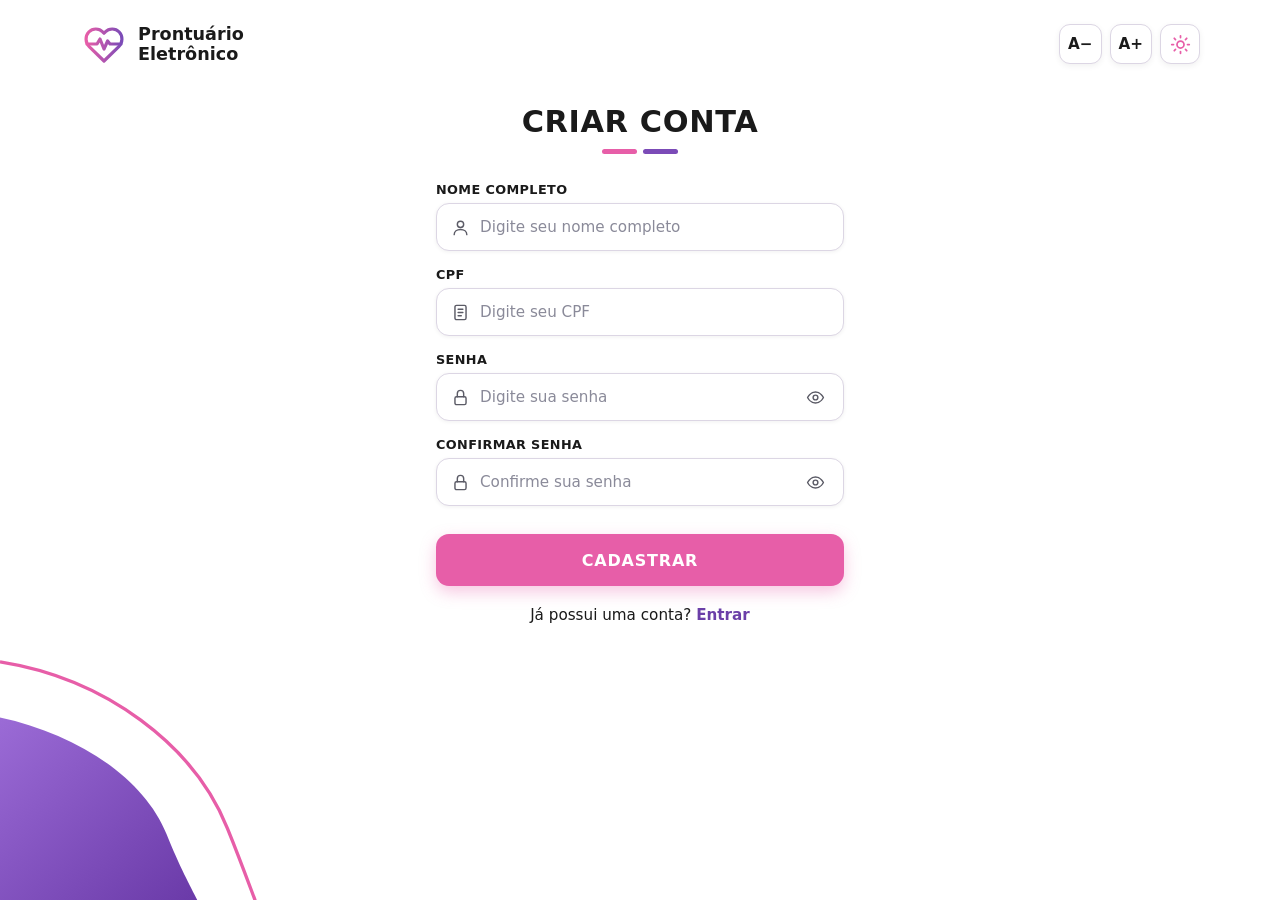
<file: index.html>
<!DOCTYPE html>
<html lang="pt-BR">
<head>
    <meta charset="UTF-8">
    <meta name="viewport" content="width=device-width, initial-scale=1.0">
    <!-- Página de entrada do site: leva direto para a tela de Cadastro -->
    <meta http-equiv="refresh" content="0; url=Cadastro.html">
    <title>Prontuário Eletrônico de Enfermagem</title>
</head>
<body>
    <p>Carregando... <a href="Cadastro.html">Clique aqui se a página de cadastro não abrir.</a></p>
</body>
</html>
</file>
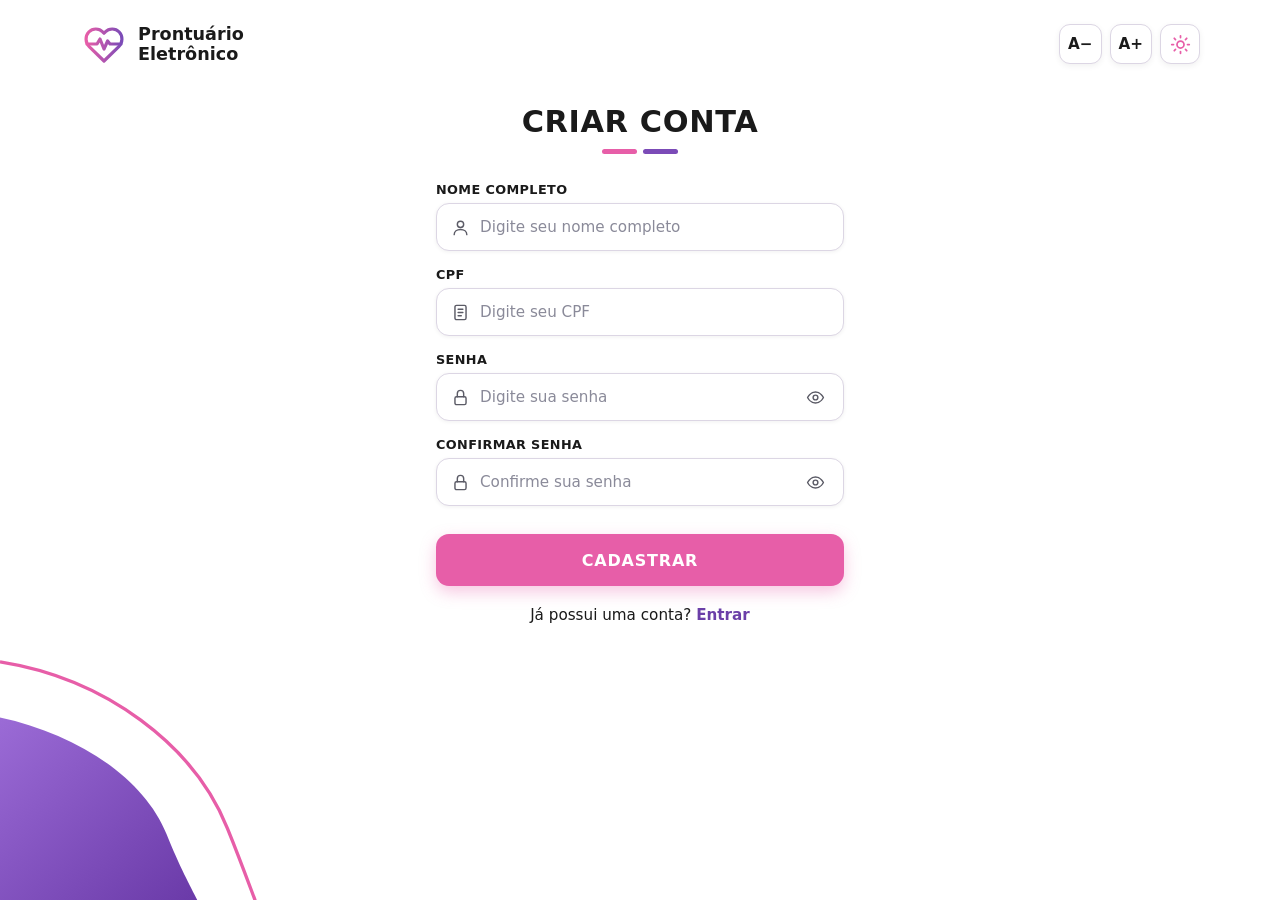
<file: Cadastro.html>
<!DOCTYPE html>
<html lang="pt-BR">
<head>
    <meta charset="UTF-8">
    <meta name="viewport" content="width=device-width, initial-scale=1.0">
    <title>Cadastro | Prontuário Eletrônico</title>

    <!-- Ligação com o arquivo de estilos -->
    <link rel="stylesheet" href="Cadastro.css">
</head>
<body>

    <!-- Onda decorativa no canto inferior esquerdo (apenas enfeite) -->
    <svg class="onda" viewBox="0 0 300 260" aria-hidden="true">
        <defs>
            <linearGradient id="gradienteOnda" x1="0" y1="0" x2="1" y2="1">
                <stop offset="0%" stop-color="#9b6bd6" />
                <stop offset="100%" stop-color="#6a3aa8" />
            </linearGradient>
        </defs>
        <path d="M0 95 C 70 110, 130 150, 150 200 C 162 230, 172 248, 178 260 L 0 260 Z" fill="url(#gradienteOnda)" />
        <path d="M0 45 C 95 60, 175 120, 205 195 C 216 222, 224 244, 230 260" fill="none" stroke="#e75ea8" stroke-width="3" />
    </svg>

    <!-- ===== TOPO: logo + botões de acessibilidade ===== -->
    <header class="topo">
        <div class="logo">
            <svg class="logo-icone" viewBox="0 0 24 24" aria-hidden="true">
                <defs>
                    <linearGradient id="gradienteLogo" x1="0" y1="0" x2="1" y2="0">
                        <stop offset="0%" stop-color="#e75ea8" />
                        <stop offset="100%" stop-color="#7b4bb7" />
                    </linearGradient>
                </defs>
                <!-- Coração -->
                <path d="M12 20.5 L4.6 13.3 C2.6 11.3 2.5 8 4.4 6 C6.3 4 9.5 4 11.4 6 L12 6.6 L12.6 6 C14.5 4 17.7 4 19.6 6 C21.5 8 21.4 11.3 19.4 13.3 Z"
                      fill="none" stroke="url(#gradienteLogo)" stroke-width="1.6" stroke-linejoin="round" />
                <!-- Linha de batimento cardíaco -->
                <path d="M3.5 12 H8.5 L10 9.5 L12 14.5 L13.8 10.5 L15 12 H20.5"
                      fill="none" stroke="url(#gradienteLogo)" stroke-width="1.6" stroke-linecap="round" stroke-linejoin="round" />
            </svg>
            <span class="logo-texto">Prontuário<br>Eletrônico</span>
        </div>

        <div class="acessibilidade">
            <button type="button" class="btn-acess" id="btnDiminuir" aria-label="Diminuir fonte">A−</button>
            <button type="button" class="btn-acess" id="btnAumentar" aria-label="Aumentar fonte">A+</button>
            <button type="button" class="btn-acess" id="btnTema" aria-label="Alternar para tema escuro">
                <!-- Sol: aparece no tema claro -->
                <svg class="icone-sol" viewBox="0 0 24 24" aria-hidden="true">
                    <circle cx="12" cy="12" r="4" />
                    <path d="M12 2v2M12 20v2M4.9 4.9l1.4 1.4M17.7 17.7l1.4 1.4M2 12h2M20 12h2M4.9 19.1l1.4-1.4M17.7 6.3l1.4-1.4" />
                </svg>
                <!-- Lua: aparece no tema escuro -->
                <svg class="icone-lua" viewBox="0 0 24 24" aria-hidden="true">
                    <path d="M21 12.8A9 9 0 1 1 11.2 3a7 7 0 0 0 9.8 9.8Z" />
                </svg>
            </button>
        </div>
    </header>

    <!-- ===== CONTEÚDO PRINCIPAL ===== -->
    <main class="conteudo">
        <h1 class="titulo">CRIAR CONTA</h1>

        <!-- Barrinhas rosa e roxa abaixo do título -->
        <div class="barras" aria-hidden="true">
            <span class="barra barra-rosa"></span>
            <span class="barra barra-roxa"></span>
        </div>

        <!-- novalidate: desliga a validação padrão do navegador, pois a nossa é feita no JavaScript -->
        <form id="formCadastro" novalidate>

            <!-- Nome completo -->
            <div class="campo">
                <label for="nome">Nome completo</label>
                <div class="caixa">
                    <svg class="icone" viewBox="0 0 24 24" aria-hidden="true">
                        <circle cx="12" cy="8" r="4" />
                        <path d="M4 21c0-4 3.6-6.5 8-6.5s8 2.5 8 6.5" />
                    </svg>
                    <input type="text" id="nome" placeholder="Digite seu nome completo" autocomplete="name">
                </div>
                <span class="erro" id="erroNome"></span>
            </div>

            <!-- CPF -->
            <div class="campo">
                <label for="cpf">CPF</label>
                <div class="caixa">
                    <svg class="icone" viewBox="0 0 24 24" aria-hidden="true">
                        <rect x="5" y="3" width="14" height="18" rx="2" />
                        <path d="M9 8h6M9 12h6M9 16h4" />
                    </svg>
                    <input type="text" id="cpf" placeholder="Digite seu CPF" inputmode="numeric" autocomplete="off">
                </div>
                <span class="erro" id="erroCpf"></span>
            </div>

            <!-- Senha -->
            <div class="campo">
                <label for="senha">Senha</label>
                <div class="caixa">
                    <svg class="icone" viewBox="0 0 24 24" aria-hidden="true">
                        <rect x="5" y="11" width="14" height="10" rx="2" />
                        <path d="M8 11V7a4 4 0 0 1 8 0v4" />
                    </svg>
                    <input type="password" id="senha" placeholder="Digite sua senha" autocomplete="new-password">
                    <button type="button" class="btn-olho" data-alvo="senha" aria-label="Mostrar senha">
                        <svg viewBox="0 0 24 24" aria-hidden="true">
                            <path d="M2 12s3.5-7 10-7 10 7 10 7-3.5 7-10 7S2 12 2 12Z" />
                            <circle cx="12" cy="12" r="3" />
                            <line class="risco" x1="3" y1="3" x2="21" y2="21" />
                        </svg>
                    </button>
                </div>
                <span class="erro" id="erroSenha"></span>
            </div>

            <!-- Confirmar senha -->
            <div class="campo">
                <label for="confirmarSenha">Confirmar senha</label>
                <div class="caixa">
                    <svg class="icone" viewBox="0 0 24 24" aria-hidden="true">
                        <rect x="5" y="11" width="14" height="10" rx="2" />
                        <path d="M8 11V7a4 4 0 0 1 8 0v4" />
                    </svg>
                    <input type="password" id="confirmarSenha" placeholder="Confirme sua senha" autocomplete="new-password">
                    <button type="button" class="btn-olho" data-alvo="confirmarSenha" aria-label="Mostrar senha">
                        <svg viewBox="0 0 24 24" aria-hidden="true">
                            <path d="M2 12s3.5-7 10-7 10 7 10 7-3.5 7-10 7S2 12 2 12Z" />
                            <circle cx="12" cy="12" r="3" />
                            <line class="risco" x1="3" y1="3" x2="21" y2="21" />
                        </svg>
                    </button>
                </div>
                <span class="erro" id="erroConfirmar"></span>
            </div>

            <button type="submit" class="btn-cadastrar" id="btnCadastrar">Cadastrar</button>

            <!-- Mensagem de sucesso (fica vazia até o cadastro dar certo) -->
            <p class="sucesso" id="mensagemSucesso" role="status"></p>
        </form>

        <p class="entrar">Já possui uma conta? <a href="Login.html">Entrar</a></p>
    </main>

    <!-- Ligação com o arquivo JavaScript (no final, para o HTML já estar carregado) -->
    <script src="Cadastro.js"></script>
</body>
</html>
</file>
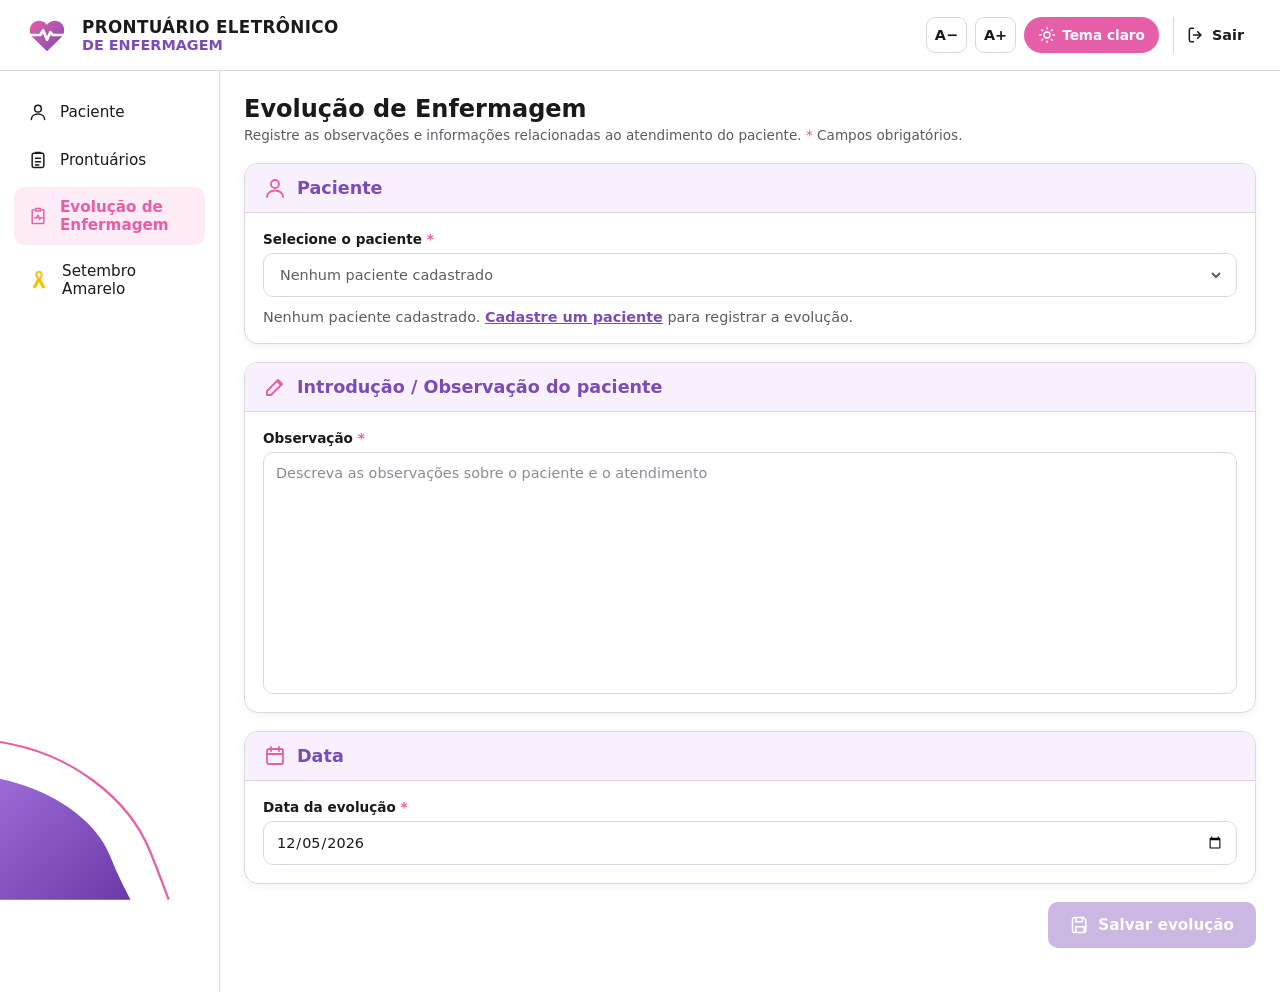
<file: Evolucao-enfermagem.html>
<!DOCTYPE html>
<html lang="pt-BR">
<head>
    <meta charset="UTF-8">
    <meta name="viewport" content="width=device-width, initial-scale=1.0">
    <title>Evolução de Enfermagem | Prontuário Eletrônico de Enfermagem</title>

    <!-- Ligação com o arquivo de estilos -->
    <link rel="stylesheet" href="Evolucao-enfermagem.css">
</head>
<body>

    <!-- Onda decorativa no canto inferior esquerdo (apenas enfeite) -->
    <svg class="onda" viewBox="0 0 300 260" aria-hidden="true">
        <defs>
            <linearGradient id="gradienteOnda" x1="0" y1="0" x2="1" y2="1">
                <stop offset="0%" stop-color="#9b6bd6" />
                <stop offset="100%" stop-color="#6a3aa8" />
            </linearGradient>
        </defs>
        <path d="M0 95 C 70 110, 130 150, 150 200 C 162 230, 172 248, 178 260 L 0 260 Z" fill="url(#gradienteOnda)" />
        <path d="M0 45 C 95 60, 175 120, 205 195 C 216 222, 224 244, 230 260" fill="none" stroke="#e75ea8" stroke-width="3" />
    </svg>

    <!-- ===================== TOPO ===================== -->
    <header class="topo">
        <div class="logo">
            <svg class="logo-icone" viewBox="0 0 24 24" aria-hidden="true">
                <defs>
                    <linearGradient id="gradienteLogo" x1="0" y1="0" x2="1" y2="1">
                        <stop offset="0%" stop-color="#e75ea8" />
                        <stop offset="100%" stop-color="#7b4bb7" />
                    </linearGradient>
                </defs>
                <path d="M12 20.5 L4.6 13.3 C2.6 11.3 2.5 8 4.4 6 C6.3 4 9.5 4 11.4 6 L12 6.6 L12.6 6 C14.5 4 17.7 4 19.6 6 C21.5 8 21.4 11.3 19.4 13.3 Z"
                      fill="url(#gradienteLogo)" />
                <path d="M3.5 12 H8.5 L10 9.5 L12 14.5 L13.8 10.5 L15 12 H20.5"
                      fill="none" stroke="#ffffff" stroke-width="1.4" stroke-linecap="round" stroke-linejoin="round" />
            </svg>
            <div class="logo-texto">
                <strong>PRONTUÁRIO ELETRÔNICO</strong>
                <span>DE ENFERMAGEM</span>
            </div>
        </div>

        <div class="ferramentas">
            <button type="button" class="btn-acess" id="btnDiminuir" aria-label="Diminuir letras">A−</button>
            <button type="button" class="btn-acess" id="btnAumentar" aria-label="Aumentar letras">A+</button>

            <button type="button" class="btn-tema" id="btnTema" aria-label="Alternar para tema escuro">
                <svg class="ic icone-sol" viewBox="0 0 24 24" aria-hidden="true">
                    <circle cx="12" cy="12" r="4" />
                    <path d="M12 2v2M12 20v2M4.9 4.9l1.4 1.4M17.7 17.7l1.4 1.4M2 12h2M20 12h2M4.9 19.1l1.4-1.4M17.7 6.3l1.4-1.4" />
                </svg>
                <svg class="ic icone-lua" viewBox="0 0 24 24" aria-hidden="true">
                    <path d="M21 12.8A9 9 0 1 1 11.2 3a7 7 0 0 0 9.8 9.8Z" />
                </svg>
                <span class="texto-claro">Tema claro</span>
                <span class="texto-escuro">Tema escuro</span>
            </button>

            <button type="button" class="btn-sair" id="btnSair">
                <svg class="ic" viewBox="0 0 24 24" aria-hidden="true">
                    <path d="M9 4H6a2 2 0 0 0-2 2v12a2 2 0 0 0 2 2h3" />
                    <path d="M14 16l4-4-4-4M18 12H9" />
                </svg>
                Sair
            </button>
        </div>
    </header>

    <div class="estrutura">

        <!-- ===================== MENU ===================== -->
        <nav class="menu" aria-label="Menu principal">
            <ul>
                <li>
                    <a href="Tela-inicial.html">
                        <svg class="ic" viewBox="0 0 24 24" aria-hidden="true">
                            <circle cx="12" cy="8" r="4" />
                            <path d="M4 21c0-4 3.6-6.5 8-6.5s8 2.5 8 6.5" />
                        </svg>
                        Paciente
                    </a>
                </li>
                <li>
                    <a href="Tela-prontuario.html">
                        <svg class="ic" viewBox="0 0 24 24" aria-hidden="true">
                            <rect x="5" y="4" width="14" height="17" rx="2" />
                            <path d="M9 4V3h6v1M9 10h6M9 14h6M9 18h4" />
                        </svg>
                        Prontuários
                    </a>
                </li>
                <li>
                    <a href="Evolucao-enfermagem.html" class="ativo" aria-current="page">
                        <svg class="ic" viewBox="0 0 24 24" aria-hidden="true">
                            <path d="M9 3h6v3H9zM7 4.5H6a1 1 0 0 0-1 1V20a1 1 0 0 0 1 1h12a1 1 0 0 0 1-1V5.5a1 1 0 0 0-1-1h-1" />
                            <path d="M8 14h2.5l1.5-3 2 5 1.5-2H17" />
                        </svg>
                        Evolução de Enfermagem
                    </a>
                </li>
                <li>
                    <a href="Setembro-amarelo.html" class="link-setembro">
                        <!-- Laço amarelo do Setembro Amarelo -->
                        <svg class="ic laco" viewBox="0 0 24 24" aria-hidden="true">
                            <path d="M12 2c-2.2 0-4 1.8-4 4 0 1.6.9 3.3 2 5l-5 9 3 1.5 4-7 4 7 3-1.5-5-9c1.1-1.7 2-3.4 2-5 0-2.2-1.8-4-4-4Zm0 2.2c1 0 1.8.8 1.8 1.8 0 .9-.7 2.2-1.8 3.8-1.1-1.6-1.8-2.9-1.8-3.8 0-1 .8-1.8 1.8-1.8Z" />
                        </svg>
                        Setembro Amarelo
                    </a>
                </li>
            </ul>
        </nav>

        <!-- ===================== CONTEÚDO ===================== -->
        <main class="principal">

            <div class="cabecalho-pagina">
                <div>
                    <h1>Evolução de Enfermagem</h1>
                    <p>Registre as observações e informações relacionadas ao atendimento do paciente. <span class="obrigatorio">*</span> Campos obrigatórios.</p>
                </div>
            </div>

            <form id="formEvolucao" novalidate>

                <!-- ========== 1. SELEÇÃO DO PACIENTE ========== -->
                <section class="card">
                    <div class="card-topo">
                        <svg class="ic" viewBox="0 0 24 24" aria-hidden="true">
                            <circle cx="12" cy="8" r="4" />
                            <path d="M4 21c0-4 3.6-6.5 8-6.5s8 2.5 8 6.5" />
                        </svg>
                        <h2>Paciente</h2>
                    </div>

                    <div class="card-corpo">
                        <div class="campo">
                            <label class="rotulo" for="paciente">Selecione o paciente <span class="obrigatorio">*</span></label>
                            <div class="caixa">
                                <!-- As opções são criadas pelo JavaScript com os pacientes do localStorage -->
                                <select id="paciente"></select>
                            </div>
                            <span class="erro"></span>
                        </div>

                        <!-- Aparece quando não existe nenhum paciente cadastrado -->
                        <p class="aviso-vazio" id="avisoSemPacientes" hidden>
                            Nenhum paciente cadastrado. <a href="Tela-inicial.html">Cadastre um paciente</a> para registrar a evolução.
                        </p>

                        <!-- Dados do paciente escolhido -->
                        <div class="dados-paciente" id="dadosPaciente" hidden>
                            <div>
                                <span class="info-rotulo">Nome do paciente</span>
                                <span class="info-valor" id="infoNome"></span>
                            </div>
                            <div>
                                <span class="info-rotulo">ID</span>
                                <span class="info-valor" id="infoId"></span>
                            </div>
                            <div>
                                <span class="info-rotulo">Número do prontuário</span>
                                <span class="info-valor" id="infoProntuario"></span>
                            </div>
                        </div>
                    </div>
                </section>

                <!-- ========== 2. INTRODUÇÃO / OBSERVAÇÃO ========== -->
                <section class="card">
                    <div class="card-topo">
                        <svg class="ic" viewBox="0 0 24 24" aria-hidden="true">
                            <path d="M4 20h4L19 9l-4-4L4 16v4Z" />
                            <path d="M14 6l4 4" />
                        </svg>
                        <h2>Introdução / Observação do paciente</h2>
                    </div>

                    <div class="card-corpo">
                        <div class="campo">
                            <label class="rotulo" for="observacao">Observação <span class="obrigatorio">*</span></label>
                            <div class="caixa caixa-texto">
                                <!-- Sem maxlength: não há limite de caracteres -->
                                <textarea id="observacao" rows="8" placeholder="Descreva as observações sobre o paciente e o atendimento"></textarea>
                            </div>
                            <span class="erro"></span>
                        </div>
                    </div>
                </section>

                <!-- ========== 3. DATA ========== -->
                <section class="card">
                    <div class="card-topo">
                        <svg class="ic" viewBox="0 0 24 24" aria-hidden="true">
                            <rect x="4" y="5" width="16" height="15" rx="2" />
                            <path d="M8 3v4M16 3v4M4 10h16" />
                        </svg>
                        <h2>Data</h2>
                    </div>

                    <div class="card-corpo grade">
                        <div class="campo">
                            <label class="rotulo" for="dataEvolucao">Data da evolução <span class="obrigatorio">*</span></label>
                            <div class="caixa">
                                <input type="date" id="dataEvolucao" min="1900-01-01">
                            </div>
                            <span class="erro"></span>
                        </div>
                    </div>
                </section>

                <!-- Mensagens de sucesso / erro -->
                <p class="mensagem" id="mensagem" role="status"></p>

                <div class="acoes acoes-fim">
                    <button type="submit" class="btn btn-salvar" id="btnSalvar">
                        <svg class="ic" viewBox="0 0 24 24" aria-hidden="true">
                            <path d="M5 3h11l3 3v13a2 2 0 0 1-2 2H5a2 2 0 0 1-2-2V5a2 2 0 0 1 2-2Z" />
                            <path d="M7 3v5h8V3M7 21v-7h10v7" />
                        </svg>
                        Salvar evolução
                    </button>
                </div>
            </form>
        </main>
    </div>

    <!-- Ligação com o arquivo JavaScript -->
    <script src="Evolucao-enfermagem.js"></script>
</body>
</html>
</file>
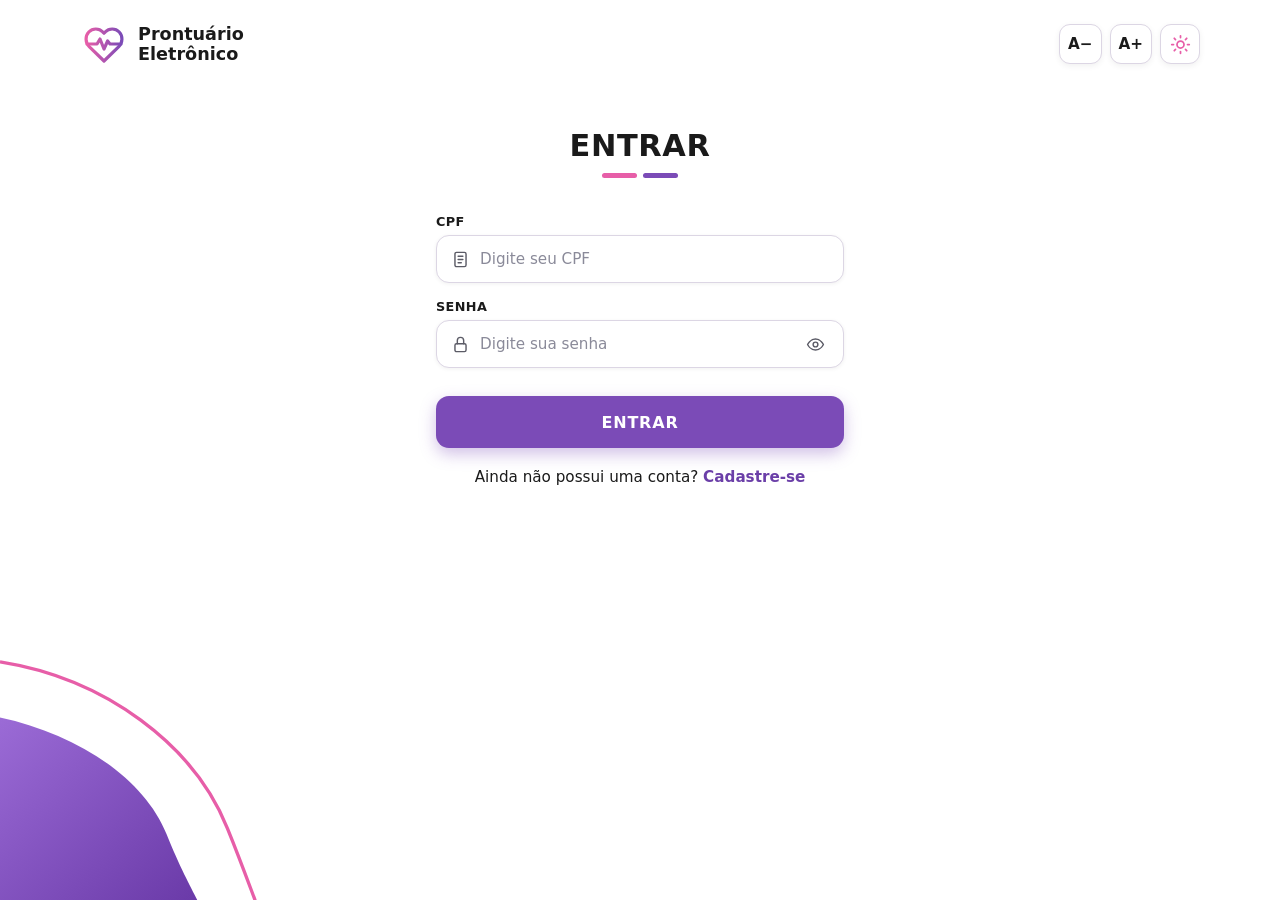
<file: Login.html>
<!DOCTYPE html>
<html lang="pt-BR">
<head>
    <meta charset="UTF-8">
    <meta name="viewport" content="width=device-width, initial-scale=1.0">
    <title>Login | Prontuário Eletrônico</title>

    <!-- Ligação com o arquivo de estilos -->
    <link rel="stylesheet" href="Login.css">
</head>
<body>

    <!-- Onda decorativa no canto inferior esquerdo (apenas enfeite) -->
    <svg class="onda" viewBox="0 0 300 260" aria-hidden="true">
        <defs>
            <linearGradient id="gradienteOnda" x1="0" y1="0" x2="1" y2="1">
                <stop offset="0%" stop-color="#9b6bd6" />
                <stop offset="100%" stop-color="#6a3aa8" />
            </linearGradient>
        </defs>
        <path d="M0 95 C 70 110, 130 150, 150 200 C 162 230, 172 248, 178 260 L 0 260 Z" fill="url(#gradienteOnda)" />
        <path d="M0 45 C 95 60, 175 120, 205 195 C 216 222, 224 244, 230 260" fill="none" stroke="#e75ea8" stroke-width="3" />
    </svg>

    <!-- ===== TOPO: logo + botões de acessibilidade ===== -->
    <header class="topo">
        <div class="logo">
            <svg class="logo-icone" viewBox="0 0 24 24" aria-hidden="true">
                <defs>
                    <linearGradient id="gradienteLogo" x1="0" y1="0" x2="1" y2="0">
                        <stop offset="0%" stop-color="#e75ea8" />
                        <stop offset="100%" stop-color="#7b4bb7" />
                    </linearGradient>
                </defs>
                <!-- Coração -->
                <path d="M12 20.5 L4.6 13.3 C2.6 11.3 2.5 8 4.4 6 C6.3 4 9.5 4 11.4 6 L12 6.6 L12.6 6 C14.5 4 17.7 4 19.6 6 C21.5 8 21.4 11.3 19.4 13.3 Z"
                      fill="none" stroke="url(#gradienteLogo)" stroke-width="1.6" stroke-linejoin="round" />
                <!-- Linha de batimento cardíaco -->
                <path d="M3.5 12 H8.5 L10 9.5 L12 14.5 L13.8 10.5 L15 12 H20.5"
                      fill="none" stroke="url(#gradienteLogo)" stroke-width="1.6" stroke-linecap="round" stroke-linejoin="round" />
            </svg>
            <span class="logo-texto">Prontuário<br>Eletrônico</span>
        </div>

        <div class="acessibilidade">
            <button type="button" class="btn-acess" id="btnDiminuir" aria-label="Diminuir letras">A−</button>
            <button type="button" class="btn-acess" id="btnAumentar" aria-label="Aumentar letras">A+</button>
            <button type="button" class="btn-acess" id="btnTema" aria-label="Alternar para tema escuro">
                <!-- Sol: aparece no tema claro -->
                <svg class="icone-sol" viewBox="0 0 24 24" aria-hidden="true">
                    <circle cx="12" cy="12" r="4" />
                    <path d="M12 2v2M12 20v2M4.9 4.9l1.4 1.4M17.7 17.7l1.4 1.4M2 12h2M20 12h2M4.9 19.1l1.4-1.4M17.7 6.3l1.4-1.4" />
                </svg>
                <!-- Lua: aparece no tema escuro -->
                <svg class="icone-lua" viewBox="0 0 24 24" aria-hidden="true">
                    <path d="M21 12.8A9 9 0 1 1 11.2 3a7 7 0 0 0 9.8 9.8Z" />
                </svg>
            </button>
        </div>
    </header>

    <!-- ===== CONTEÚDO PRINCIPAL ===== -->
    <main class="conteudo">
        <h1 class="titulo">ENTRAR</h1>

        <!-- Barrinhas rosa e roxa abaixo do título -->
        <div class="barras" aria-hidden="true">
            <span class="barra barra-rosa"></span>
            <span class="barra barra-roxa"></span>
        </div>

        <!-- novalidate: desliga a validação padrão do navegador, pois a nossa é feita no JavaScript -->
        <form id="formLogin" novalidate>

            <!-- CPF -->
            <div class="campo">
                <label for="cpf">CPF</label>
                <div class="caixa">
                    <svg class="icone" viewBox="0 0 24 24" aria-hidden="true">
                        <rect x="5" y="3" width="14" height="18" rx="2" />
                        <path d="M9 8h6M9 12h6M9 16h4" />
                    </svg>
                    <input type="text" id="cpf" placeholder="Digite seu CPF" inputmode="numeric" autocomplete="username">
                </div>
                <span class="erro" id="erroCpf"></span>
            </div>

            <!-- Senha -->
            <div class="campo">
                <label for="senha">Senha</label>
                <div class="caixa">
                    <svg class="icone" viewBox="0 0 24 24" aria-hidden="true">
                        <rect x="5" y="11" width="14" height="10" rx="2" />
                        <path d="M8 11V7a4 4 0 0 1 8 0v4" />
                    </svg>
                    <input type="password" id="senha" placeholder="Digite sua senha" autocomplete="current-password">
                    <button type="button" class="btn-olho" data-alvo="senha" aria-label="Mostrar senha">
                        <svg viewBox="0 0 24 24" aria-hidden="true">
                            <path d="M2 12s3.5-7 10-7 10 7 10 7-3.5 7-10 7S2 12 2 12Z" />
                            <circle cx="12" cy="12" r="3" />
                            <line class="risco" x1="3" y1="3" x2="21" y2="21" />
                        </svg>
                    </button>
                </div>
                <span class="erro" id="erroSenha"></span>
            </div>

            <button type="submit" class="btn-entrar" id="btnEntrar">Entrar</button>

            <!-- Mensagem de sucesso (fica vazia até o login dar certo) -->
            <p class="sucesso" id="mensagemSucesso" role="status"></p>
        </form>

        <p class="cadastre">Ainda não possui uma conta? <a href="Cadastro.html">Cadastre-se</a></p>
    </main>

    <!-- Ligação com o arquivo JavaScript (no final, para o HTML já estar carregado) -->
    <script src="Login.js"></script>
</body>
</html>
</file>
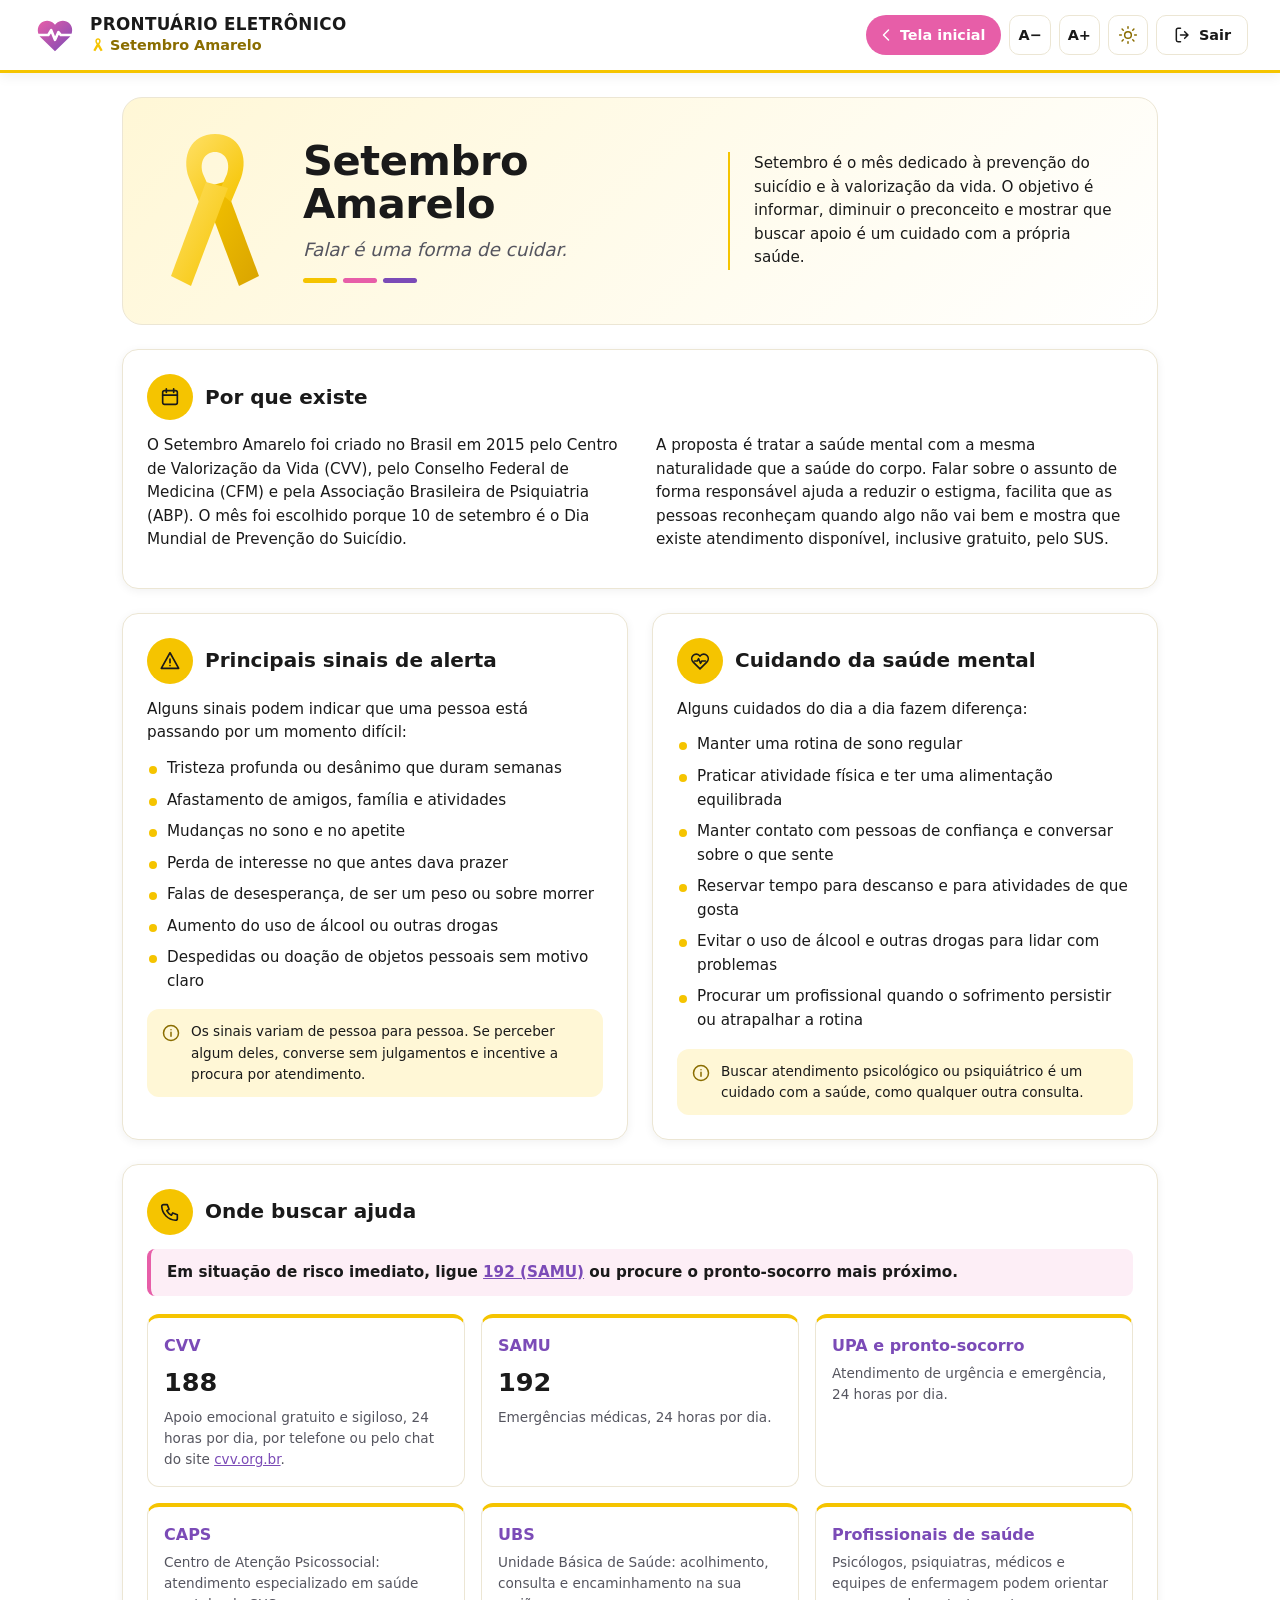
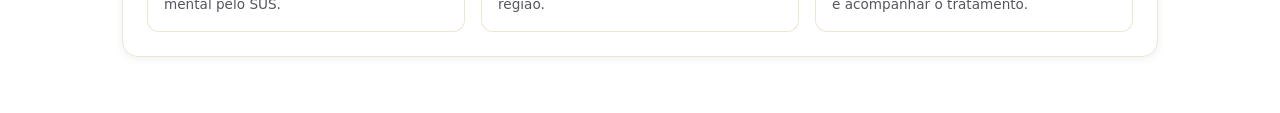
<file: Setembro-amarelo.html>
<!DOCTYPE html>
<html lang="pt-BR">
<head>
    <meta charset="UTF-8">
    <meta name="viewport" content="width=device-width, initial-scale=1.0">
    <title>Setembro Amarelo | Prontuário Eletrônico de Enfermagem</title>

    <!-- Ligação com o arquivo de estilos -->
    <link rel="stylesheet" href="Setembro-amarelo.css">
</head>
<body>

    <!-- ===================== CABEÇALHO ===================== -->
    <header class="topo">
        <div class="logo">
            <svg class="logo-icone" viewBox="0 0 24 24" aria-hidden="true">
                <defs>
                    <linearGradient id="gradienteLogo" x1="0" y1="0" x2="1" y2="1">
                        <stop offset="0%" stop-color="#e75ea8" />
                        <stop offset="100%" stop-color="#7b4bb7" />
                    </linearGradient>
                </defs>
                <path d="M12 20.5 L4.6 13.3 C2.6 11.3 2.5 8 4.4 6 C6.3 4 9.5 4 11.4 6 L12 6.6 L12.6 6 C14.5 4 17.7 4 19.6 6 C21.5 8 21.4 11.3 19.4 13.3 Z"
                      fill="url(#gradienteLogo)" />
                <path d="M3.5 12 H8.5 L10 9.5 L12 14.5 L13.8 10.5 L15 12 H20.5"
                      fill="none" stroke="#ffffff" stroke-width="1.4" stroke-linecap="round" stroke-linejoin="round" />
            </svg>
            <div class="logo-texto">
                <strong>PRONTUÁRIO ELETRÔNICO</strong>
                <span class="pagina-atual">
                    <svg class="laco-mini" viewBox="0 0 24 24" aria-hidden="true">
                        <path d="M12 2c-2.2 0-4 1.8-4 4 0 1.6.9 3.3 2 5l-5 9 3 1.5 4-7 4 7 3-1.5-5-9c1.1-1.7 2-3.4 2-5 0-2.2-1.8-4-4-4Zm0 2.2c1 0 1.8.8 1.8 1.8 0 .9-.7 2.2-1.8 3.8-1.1-1.6-1.8-2.9-1.8-3.8 0-1 .8-1.8 1.8-1.8Z" />
                    </svg>
                    Setembro Amarelo
                </span>
            </div>
        </div>

        <!-- Navegação e acessibilidade no topo (sempre visíveis) -->
        <div class="ferramentas">
            <a href="Tela-inicial.html" class="btn-inicio">
                <svg class="ic" viewBox="0 0 24 24" aria-hidden="true"><path d="M15 18l-6-6 6-6" /></svg>
                Tela inicial
            </a>

            <button type="button" class="btn-acess" id="btnDiminuir" aria-label="Diminuir letras">A−</button>
            <button type="button" class="btn-acess" id="btnAumentar" aria-label="Aumentar letras">A+</button>
            <button type="button" class="btn-acess" id="btnTema" aria-label="Alternar para tema escuro">
                <svg class="ic icone-sol" viewBox="0 0 24 24" aria-hidden="true">
                    <circle cx="12" cy="12" r="4" />
                    <path d="M12 2v2M12 20v2M4.9 4.9l1.4 1.4M17.7 17.7l1.4 1.4M2 12h2M20 12h2M4.9 19.1l1.4-1.4M17.7 6.3l1.4-1.4" />
                </svg>
                <svg class="ic icone-lua" viewBox="0 0 24 24" aria-hidden="true">
                    <path d="M21 12.8A9 9 0 1 1 11.2 3a7 7 0 0 0 9.8 9.8Z" />
                </svg>
            </button>

            <button type="button" class="btn-sair" id="btnSair">
                <svg class="ic" viewBox="0 0 24 24" aria-hidden="true">
                    <path d="M9 4H6a2 2 0 0 0-2 2v12a2 2 0 0 0 2 2h3" />
                    <path d="M14 16l4-4-4-4M18 12H9" />
                </svg>
                Sair
            </button>
        </div>
    </header>

    <main class="conteudo">

        <!-- ===================== BANNER ===================== -->
        <section class="banner">
            <!-- Ilustração do laço amarelo (desenhada em SVG, sem imagem externa) -->
            <svg class="banner-laco" viewBox="0 0 120 170" role="img" aria-label="Laço amarelo, símbolo do Setembro Amarelo">
                <defs>
                    <linearGradient id="lacoClaro" x1="0" y1="0" x2="1" y2="1">
                        <stop offset="0%" stop-color="#ffe066" />
                        <stop offset="100%" stop-color="#f5c400" />
                    </linearGradient>
                    <linearGradient id="lacoEscuro" x1="0" y1="0" x2="1" y2="1">
                        <stop offset="0%" stop-color="#f5c400" />
                        <stop offset="100%" stop-color="#d9a400" />
                    </linearGradient>
                </defs>
                <!-- Fita da direita (atrás) -->
                <path d="M47 62 L84 160 L104 150 L69 56 Z" fill="url(#lacoEscuro)" />
                <!-- Laço de cima -->
                <path d="M60 8 C36 8 26 30 34 52 L44 76 L56 66 L48 48 C44 36 50 26 60 26 C70 26 76 36 72 48 L64 66 L76 76 L86 52 C94 30 84 8 60 8 Z" fill="url(#lacoClaro)" />
                <!-- Fita da esquerda (na frente) -->
                <path d="M73 62 L36 160 L16 150 L51 56 Z" fill="url(#lacoClaro)" />
            </svg>

            <div class="banner-titulo">
                <h1>Setembro Amarelo</h1>
                <p class="frase">Falar é uma forma de cuidar.</p>
                <div class="barras" aria-hidden="true">
                    <span class="barra barra-amarela"></span>
                    <span class="barra barra-rosa"></span>
                    <span class="barra barra-roxa"></span>
                </div>
            </div>

            <p class="banner-texto">
                Setembro é o mês dedicado à prevenção do suicídio e à valorização da vida.
                O objetivo é informar, diminuir o preconceito e mostrar que buscar apoio
                é um cuidado com a própria saúde.
            </p>
        </section>

        <!-- ===================== 1. POR QUE EXISTE ===================== -->
        <section class="card card-largo">
            <div class="card-topo">
                <span class="icone-circulo">
                    <svg class="ic" viewBox="0 0 24 24" aria-hidden="true">
                        <rect x="4" y="5" width="16" height="15" rx="2" />
                        <path d="M8 3v4M16 3v4M4 10h16" />
                    </svg>
                </span>
                <h2>Por que existe</h2>
            </div>
            <div class="colunas-texto">
                <p>
                    O Setembro Amarelo foi criado no Brasil em 2015 pelo Centro de Valorização da Vida (CVV),
                    pelo Conselho Federal de Medicina (CFM) e pela Associação Brasileira de Psiquiatria (ABP).
                    O mês foi escolhido porque 10 de setembro é o Dia Mundial de Prevenção do Suicídio.
                </p>
                <p>
                    A proposta é tratar a saúde mental com a mesma naturalidade que a saúde do corpo.
                    Falar sobre o assunto de forma responsável ajuda a reduzir o estigma, facilita que
                    as pessoas reconheçam quando algo não vai bem e mostra que existe atendimento
                    disponível, inclusive gratuito, pelo SUS.
                </p>
            </div>
        </section>

        <div class="grade-cards">

            <!-- ===================== 2. SINAIS DE ALERTA ===================== -->
            <section class="card">
                <div class="card-topo">
                    <span class="icone-circulo">
                        <svg class="ic" viewBox="0 0 24 24" aria-hidden="true">
                            <path d="M12 3 2.5 20h19L12 3Z" />
                            <path d="M12 10v4M12 17h.01" />
                        </svg>
                    </span>
                    <h2>Principais sinais de alerta</h2>
                </div>
                <p>Alguns sinais podem indicar que uma pessoa está passando por um momento difícil:</p>
                <ul class="lista">
                    <li>Tristeza profunda ou desânimo que duram semanas</li>
                    <li>Afastamento de amigos, família e atividades</li>
                    <li>Mudanças no sono e no apetite</li>
                    <li>Perda de interesse no que antes dava prazer</li>
                    <li>Falas de desesperança, de ser um peso ou sobre morrer</li>
                    <li>Aumento do uso de álcool ou outras drogas</li>
                    <li>Despedidas ou doação de objetos pessoais sem motivo claro</li>
                </ul>
                <p class="nota">
                    <svg class="ic" viewBox="0 0 24 24" aria-hidden="true">
                        <circle cx="12" cy="12" r="9" />
                        <path d="M12 11v5M12 8h.01" />
                    </svg>
                    Os sinais variam de pessoa para pessoa. Se perceber algum deles, converse sem julgamentos
                    e incentive a procura por atendimento.
                </p>
            </section>

            <!-- ===================== 3. CUIDANDO DA SAÚDE MENTAL ===================== -->
            <section class="card">
                <div class="card-topo">
                    <span class="icone-circulo">
                        <svg class="ic" viewBox="0 0 24 24" aria-hidden="true">
                            <path d="M12 20.5 4.6 13.3C2.6 11.3 2.5 8 4.4 6c1.9-2 5.1-2 7 0l.6.6.6-.6c1.9-2 5.1-2 7 0 1.9 2 1.8 5.3-.2 7.3L12 20.5Z" />
                            <path d="M6 12h3l1.5-2.5 2 5 1.5-2.5h4" />
                        </svg>
                    </span>
                    <h2>Cuidando da saúde mental</h2>
                </div>
                <p>Alguns cuidados do dia a dia fazem diferença:</p>
                <ul class="lista">
                    <li>Manter uma rotina de sono regular</li>
                    <li>Praticar atividade física e ter uma alimentação equilibrada</li>
                    <li>Manter contato com pessoas de confiança e conversar sobre o que sente</li>
                    <li>Reservar tempo para descanso e para atividades de que gosta</li>
                    <li>Evitar o uso de álcool e outras drogas para lidar com problemas</li>
                    <li>Procurar um profissional quando o sofrimento persistir ou atrapalhar a rotina</li>
                </ul>
                <p class="nota">
                    <svg class="ic" viewBox="0 0 24 24" aria-hidden="true">
                        <circle cx="12" cy="12" r="9" />
                        <path d="M12 11v5M12 8h.01" />
                    </svg>
                    Buscar atendimento psicológico ou psiquiátrico é um cuidado com a saúde, como qualquer outra consulta.
                </p>
            </section>
        </div>

        <!-- ===================== 4. ONDE BUSCAR AJUDA ===================== -->
        <section class="card card-largo">
            <div class="card-topo">
                <span class="icone-circulo">
                    <svg class="ic" viewBox="0 0 24 24" aria-hidden="true">
                        <path d="M5 4h4l2 5-2.5 1.5a11 11 0 0 0 5 5L15 13l5 2v4a2 2 0 0 1-2 2A16 16 0 0 1 3 6a2 2 0 0 1 2-2Z" />
                    </svg>
                </span>
                <h2>Onde buscar ajuda</h2>
            </div>

            <!-- Aviso de emergência em destaque -->
            <p class="emergencia">
                Em situação de risco imediato, ligue <a href="tel:192">192 (SAMU)</a>
                ou procure o pronto-socorro mais próximo.
            </p>

            <div class="servicos">
                <article class="servico">
                    <h3>CVV</h3>
                    <a class="numero" href="tel:188">188</a>
                    <p>Apoio emocional gratuito e sigiloso, 24 horas por dia, por telefone ou pelo chat do site
                        <a href="https://cvv.org.br" target="_blank" rel="noopener">cvv.org.br</a>.</p>
                </article>

                <article class="servico">
                    <h3>SAMU</h3>
                    <a class="numero" href="tel:192">192</a>
                    <p>Emergências médicas, 24 horas por dia.</p>
                </article>

                <article class="servico">
                    <h3>UPA e pronto-socorro</h3>
                    <p>Atendimento de urgência e emergência, 24 horas por dia.</p>
                </article>

                <article class="servico">
                    <h3>CAPS</h3>
                    <p>Centro de Atenção Psicossocial: atendimento especializado em saúde mental pelo SUS.</p>
                </article>

                <article class="servico">
                    <h3>UBS</h3>
                    <p>Unidade Básica de Saúde: acolhimento, consulta e encaminhamento na sua região.</p>
                </article>

                <article class="servico">
                    <h3>Profissionais de saúde</h3>
                    <p>Psicólogos, psiquiatras, médicos e equipes de enfermagem podem orientar e acompanhar o tratamento.</p>
                </article>
            </div>
        </section>
    </main>


    <!-- Ligação com o arquivo JavaScript -->
    <script src="Setembro-amarelo.js"></script>
</body>
</html>
</file>
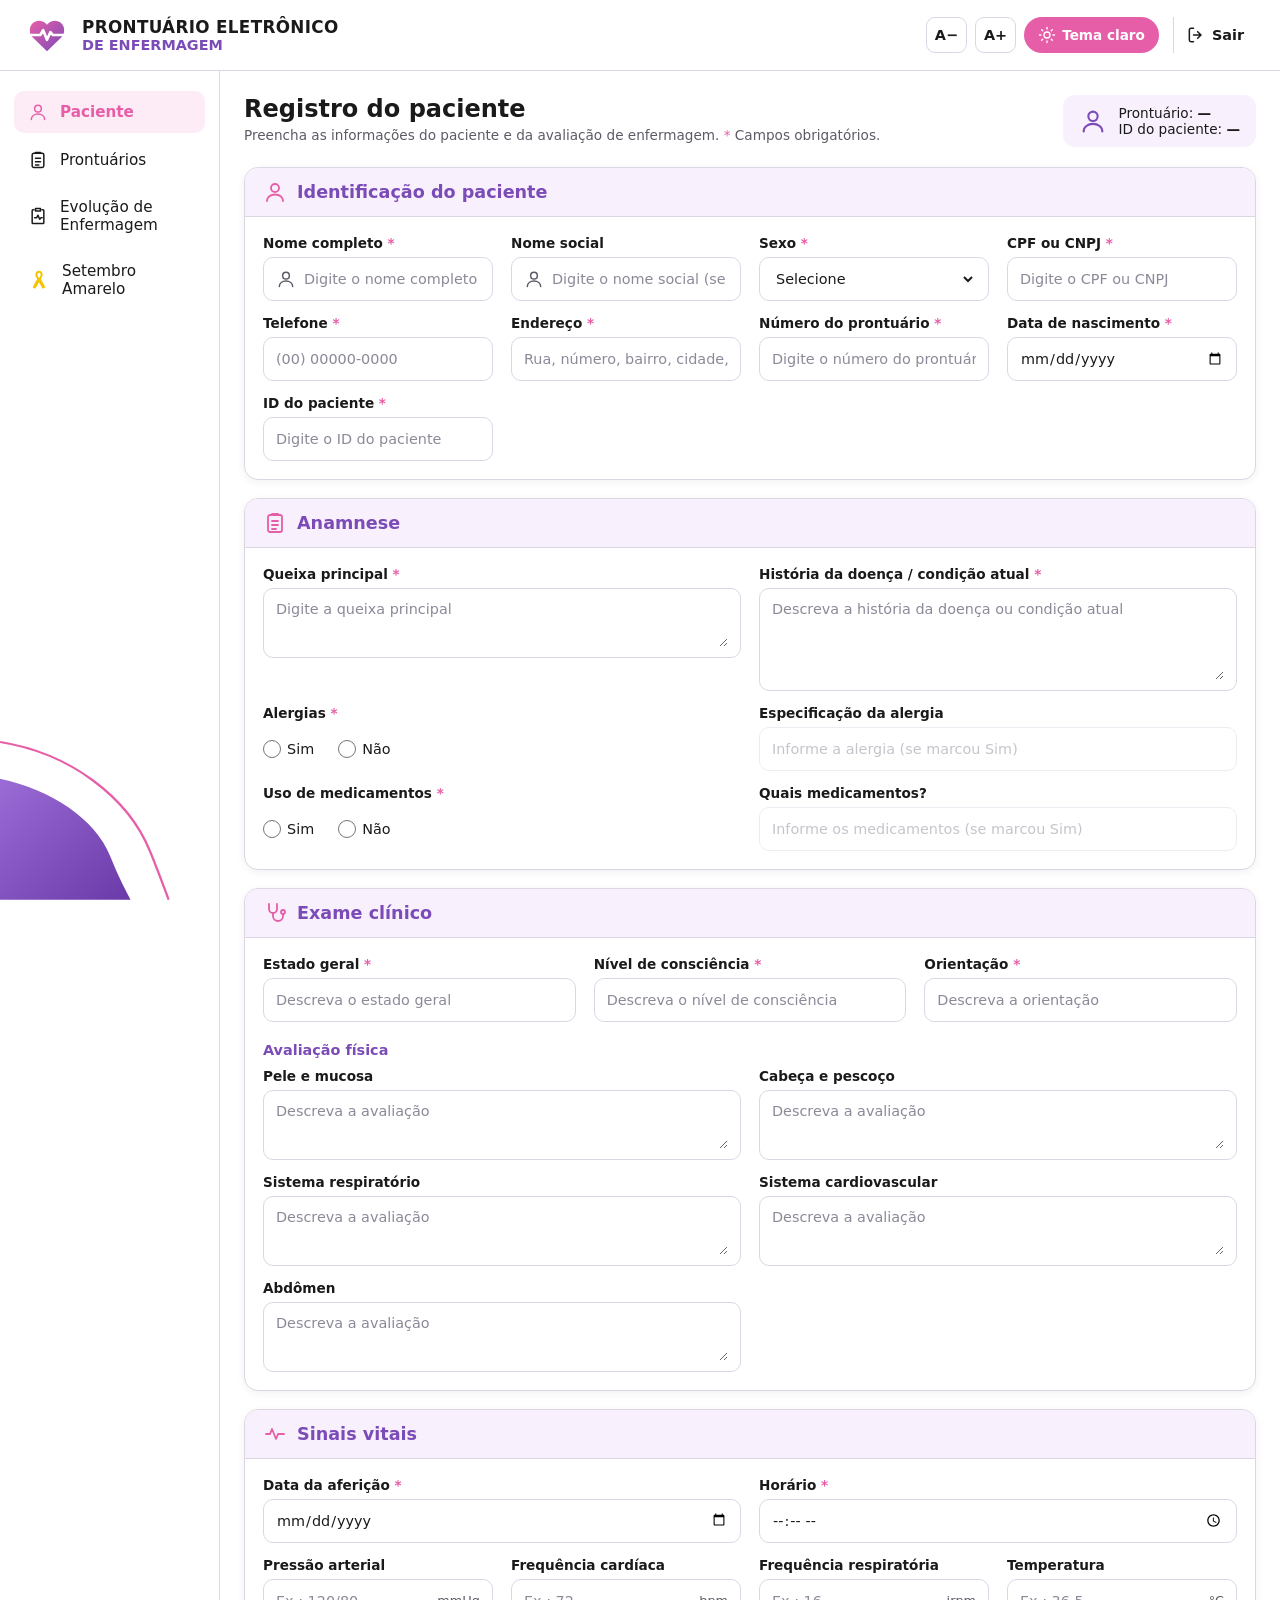
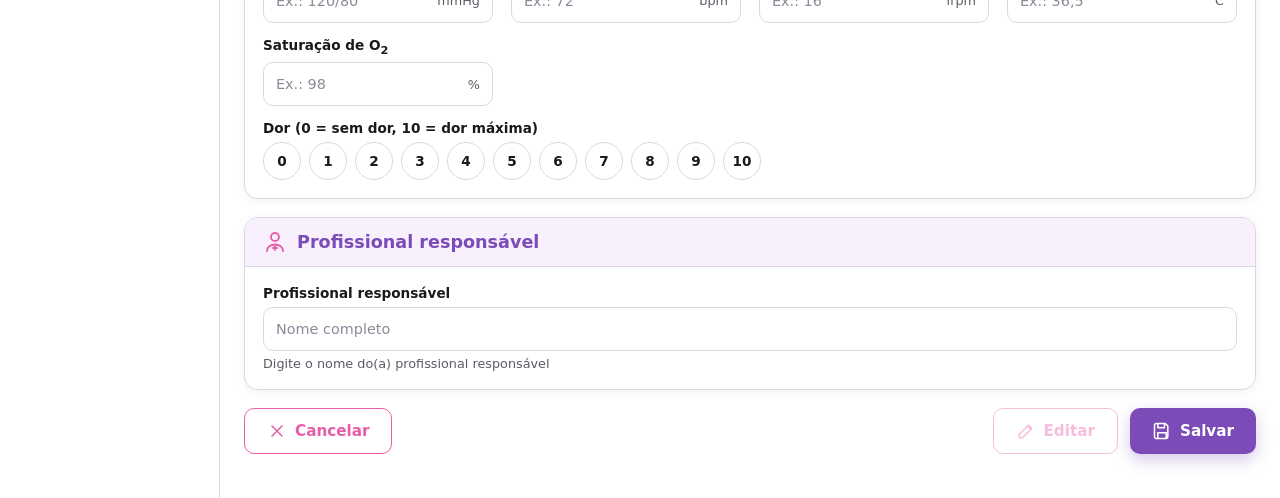
<file: Tela-inicial.html>
<!DOCTYPE html>
<html lang="pt-BR">
<head>
    <meta charset="UTF-8">
    <meta name="viewport" content="width=device-width, initial-scale=1.0">
    <title>Prontuário | Prontuário Eletrônico de Enfermagem</title>

    <!-- Ligação com o arquivo de estilos -->
    <link rel="stylesheet" href="Tela-inicial.css">
</head>
<body>

    <!-- Onda decorativa no canto inferior esquerdo (apenas enfeite) -->
    <svg class="onda" viewBox="0 0 300 260" aria-hidden="true">
        <defs>
            <linearGradient id="gradienteOnda" x1="0" y1="0" x2="1" y2="1">
                <stop offset="0%" stop-color="#9b6bd6" />
                <stop offset="100%" stop-color="#6a3aa8" />
            </linearGradient>
        </defs>
        <path d="M0 95 C 70 110, 130 150, 150 200 C 162 230, 172 248, 178 260 L 0 260 Z" fill="url(#gradienteOnda)" />
        <path d="M0 45 C 95 60, 175 120, 205 195 C 216 222, 224 244, 230 260" fill="none" stroke="#e75ea8" stroke-width="3" />
    </svg>

    <!-- ===================== TOPO ===================== -->
    <header class="topo">
        <div class="logo">
            <svg class="logo-icone" viewBox="0 0 24 24" aria-hidden="true">
                <defs>
                    <linearGradient id="gradienteLogo" x1="0" y1="0" x2="1" y2="1">
                        <stop offset="0%" stop-color="#e75ea8" />
                        <stop offset="100%" stop-color="#7b4bb7" />
                    </linearGradient>
                </defs>
                <path d="M12 20.5 L4.6 13.3 C2.6 11.3 2.5 8 4.4 6 C6.3 4 9.5 4 11.4 6 L12 6.6 L12.6 6 C14.5 4 17.7 4 19.6 6 C21.5 8 21.4 11.3 19.4 13.3 Z"
                      fill="url(#gradienteLogo)" />
                <path d="M3.5 12 H8.5 L10 9.5 L12 14.5 L13.8 10.5 L15 12 H20.5"
                      fill="none" stroke="#ffffff" stroke-width="1.4" stroke-linecap="round" stroke-linejoin="round" />
            </svg>
            <div class="logo-texto">
                <strong>PRONTUÁRIO ELETRÔNICO</strong>
                <span>DE ENFERMAGEM</span>
            </div>
        </div>

        <div class="ferramentas">
            <button type="button" class="btn-acess" id="btnDiminuir" aria-label="Diminuir letras">A−</button>
            <button type="button" class="btn-acess" id="btnAumentar" aria-label="Aumentar letras">A+</button>

            <button type="button" class="btn-tema" id="btnTema" aria-label="Alternar para tema escuro">
                <svg class="ic icone-sol" viewBox="0 0 24 24" aria-hidden="true">
                    <circle cx="12" cy="12" r="4" />
                    <path d="M12 2v2M12 20v2M4.9 4.9l1.4 1.4M17.7 17.7l1.4 1.4M2 12h2M20 12h2M4.9 19.1l1.4-1.4M17.7 6.3l1.4-1.4" />
                </svg>
                <svg class="ic icone-lua" viewBox="0 0 24 24" aria-hidden="true">
                    <path d="M21 12.8A9 9 0 1 1 11.2 3a7 7 0 0 0 9.8 9.8Z" />
                </svg>
                <span class="texto-claro">Tema claro</span>
                <span class="texto-escuro">Tema escuro</span>
            </button>

            <button type="button" class="btn-sair" id="btnSair">
                <svg class="ic" viewBox="0 0 24 24" aria-hidden="true">
                    <path d="M9 4H6a2 2 0 0 0-2 2v12a2 2 0 0 0 2 2h3" />
                    <path d="M14 16l4-4-4-4M18 12H9" />
                </svg>
                Sair
            </button>
        </div>
    </header>

    <div class="estrutura">

        <!-- ===================== MENU ===================== -->
        <nav class="menu" aria-label="Menu principal">
            <ul>
                <li>
                    <a href="Tela-inicial.html" class="ativo" aria-current="page">
                        <svg class="ic" viewBox="0 0 24 24" aria-hidden="true">
                            <circle cx="12" cy="8" r="4" />
                            <path d="M4 21c0-4 3.6-6.5 8-6.5s8 2.5 8 6.5" />
                        </svg>
                        Paciente
                    </a>
                </li>
                <li>
                    <a href="Tela-prontuario.html">
                        <svg class="ic" viewBox="0 0 24 24" aria-hidden="true">
                            <rect x="5" y="4" width="14" height="17" rx="2" />
                            <path d="M9 4V3h6v1M9 10h6M9 14h6M9 18h4" />
                        </svg>
                        Prontuários
                    </a>
                </li>
                <li>
                    <a href="Evolucao-enfermagem.html">
                        <svg class="ic" viewBox="0 0 24 24" aria-hidden="true">
                            <path d="M9 3h6v3H9zM7 4.5H6a1 1 0 0 0-1 1V20a1 1 0 0 0 1 1h12a1 1 0 0 0 1-1V5.5a1 1 0 0 0-1-1h-1" />
                            <path d="M8 14h2.5l1.5-3 2 5 1.5-2H17" />
                        </svg>
                        Evolução de Enfermagem
                    </a>
                </li>
                <li>
                    <a href="Setembro-amarelo.html" class="link-setembro">
                        <!-- Laço amarelo do Setembro Amarelo -->
                        <svg class="ic laco" viewBox="0 0 24 24" aria-hidden="true">
                            <path d="M12 2c-2.2 0-4 1.8-4 4 0 1.6.9 3.3 2 5l-5 9 3 1.5 4-7 4 7 3-1.5-5-9c1.1-1.7 2-3.4 2-5 0-2.2-1.8-4-4-4Zm0 2.2c1 0 1.8.8 1.8 1.8 0 .9-.7 2.2-1.8 3.8-1.1-1.6-1.8-2.9-1.8-3.8 0-1 .8-1.8 1.8-1.8Z" />
                        </svg>
                        Setembro Amarelo
                    </a>
                </li>
            </ul>
        </nav>

        <!-- ===================== CONTEÚDO ===================== -->
        <main class="principal">

            <div class="cabecalho-pagina">
                <div>
                    <h1>Registro do paciente</h1>
                    <p>Preencha as informações do paciente e da avaliação de enfermagem. <span class="obrigatorio">*</span> Campos obrigatórios.</p>
                </div>

                <!-- Resumo com os dados salvos -->
                <div class="resumo">
                    <svg class="ic" viewBox="0 0 24 24" aria-hidden="true">
                        <circle cx="12" cy="8" r="4" />
                        <path d="M4 21c0-4 3.6-6.5 8-6.5s8 2.5 8 6.5" />
                    </svg>
                    <div>
                        <p>Prontuário: <strong id="resumoProntuario">—</strong></p>
                        <p>ID do paciente: <strong id="resumoId">—</strong></p>
                    </div>
                </div>
            </div>

            <form id="formProntuario" novalidate>
                <!-- O fieldset permite bloquear/desbloquear todos os campos de uma vez -->
                <fieldset id="camposFormulario" class="campos">

                    <!-- ========== 1. IDENTIFICAÇÃO DO PACIENTE ========== -->
                    <section class="card">
                        <div class="card-topo">
                            <svg class="ic" viewBox="0 0 24 24" aria-hidden="true">
                                <circle cx="12" cy="8" r="4" />
                                <path d="M4 21c0-4 3.6-6.5 8-6.5s8 2.5 8 6.5" />
                            </svg>
                            <h2>Identificação do paciente</h2>
                        </div>

                        <div class="card-corpo grade">
                            <div class="campo">
                                <label class="rotulo" for="nome">Nome completo <span class="obrigatorio">*</span></label>
                                <div class="caixa">
                                    <svg class="ic ic-campo" viewBox="0 0 24 24" aria-hidden="true">
                                        <circle cx="12" cy="8" r="4" />
                                        <path d="M4 21c0-4 3.6-6.5 8-6.5s8 2.5 8 6.5" />
                                    </svg>
                                    <input type="text" id="nome" placeholder="Digite o nome completo" maxlength="120" autocomplete="off">
                                </div>
                                <span class="erro"></span>
                            </div>

                            <div class="campo">
                                <label class="rotulo" for="nomeSocial">Nome social</label>
                                <div class="caixa">
                                    <svg class="ic ic-campo" viewBox="0 0 24 24" aria-hidden="true">
                                        <circle cx="12" cy="8" r="4" />
                                        <path d="M4 21c0-4 3.6-6.5 8-6.5s8 2.5 8 6.5" />
                                    </svg>
                                    <input type="text" id="nomeSocial" placeholder="Digite o nome social (se houver)" maxlength="120" autocomplete="off">
                                </div>
                                <span class="erro"></span>
                            </div>

                            <div class="campo">
                                <label class="rotulo" for="sexo">Sexo <span class="obrigatorio">*</span></label>
                                <div class="caixa">
                                    <select id="sexo">
                                        <option value="">Selecione</option>
                                        <option value="Feminino">Feminino</option>
                                        <option value="Masculino">Masculino</option>
                                    </select>
                                </div>
                                <span class="erro"></span>
                            </div>

                            <div class="campo">
                                <label class="rotulo" for="documento">CPF ou CNPJ <span class="obrigatorio">*</span></label>
                                <div class="caixa">
                                    <input type="text" id="documento" placeholder="Digite o CPF ou CNPJ" inputmode="numeric" autocomplete="off">
                                </div>
                                <span class="erro"></span>
                            </div>

                            <div class="campo">
                                <label class="rotulo" for="telefone">Telefone <span class="obrigatorio">*</span></label>
                                <div class="caixa">
                                    <input type="text" id="telefone" placeholder="(00) 00000-0000" inputmode="numeric" autocomplete="off">
                                </div>
                                <span class="erro"></span>
                            </div>

                            <div class="campo">
                                <label class="rotulo" for="endereco">Endereço <span class="obrigatorio">*</span></label>
                                <div class="caixa">
                                    <input type="text" id="endereco" placeholder="Rua, número, bairro, cidade, CEP" maxlength="150" autocomplete="off">
                                </div>
                                <span class="erro"></span>
                            </div>

                            <div class="campo">
                                <label class="rotulo" for="numeroProntuario">Número do prontuário <span class="obrigatorio">*</span></label>
                                <div class="caixa">
                                    <input type="text" id="numeroProntuario" placeholder="Digite o número do prontuário" inputmode="numeric" autocomplete="off">
                                </div>
                                <span class="erro"></span>
                            </div>

                            <div class="campo">
                                <label class="rotulo" for="dataNascimento">Data de nascimento <span class="obrigatorio">*</span></label>
                                <div class="caixa">
                                    <input type="date" id="dataNascimento" min="1900-01-01">
                                </div>
                                <span class="erro"></span>
                            </div>

                            <div class="campo">
                                <label class="rotulo" for="idPaciente">ID do paciente <span class="obrigatorio">*</span></label>
                                <div class="caixa">
                                    <input type="text" id="idPaciente" placeholder="Digite o ID do paciente" inputmode="numeric" autocomplete="off">
                                </div>
                                <span class="erro"></span>
                            </div>
                        </div>
                    </section>

                    <!-- ========== 2. ANAMNESE ========== -->
                    <section class="card">
                        <div class="card-topo">
                            <svg class="ic" viewBox="0 0 24 24" aria-hidden="true">
                                <rect x="5" y="4" width="14" height="17" rx="2" />
                                <path d="M9 4V3h6v1M9 10h6M9 14h6M9 18h4" />
                            </svg>
                            <h2>Anamnese</h2>
                        </div>

                        <div class="card-corpo grade-2">
                            <div class="campo">
                                <label class="rotulo" for="queixaPrincipal">Queixa principal <span class="obrigatorio">*</span></label>
                                <div class="caixa caixa-texto">
                                    <textarea id="queixaPrincipal" rows="2" maxlength="500" placeholder="Digite a queixa principal"></textarea>
                                </div>
                                <span class="erro"></span>
                            </div>

                            <div class="campo">
                                <label class="rotulo" for="historiaDoenca">História da doença / condição atual <span class="obrigatorio">*</span></label>
                                <div class="caixa caixa-texto">
                                    <textarea id="historiaDoenca" rows="4" maxlength="2000" placeholder="Descreva a história da doença ou condição atual"></textarea>
                                </div>
                                <span class="erro"></span>
                            </div>

                            <div class="campo">
                                <span class="rotulo" id="rotuloAlergias">Alergias <span class="obrigatorio">*</span></span>
                                <div class="opcoes" role="radiogroup" aria-labelledby="rotuloAlergias">
                                    <label class="opcao"><input type="radio" name="alergias" value="Sim"> Sim</label>
                                    <label class="opcao"><input type="radio" name="alergias" value="Não"> Não</label>
                                </div>
                                <span class="erro"></span>
                            </div>

                            <div class="campo">
                                <label class="rotulo" for="especificacaoAlergia">Especificação da alergia</label>
                                <div class="caixa">
                                    <input type="text" id="especificacaoAlergia" maxlength="200" placeholder="Informe a alergia (se marcou Sim)" autocomplete="off">
                                </div>
                                <span class="erro"></span>
                            </div>

                            <div class="campo">
                                <span class="rotulo" id="rotuloMedicamentos">Uso de medicamentos <span class="obrigatorio">*</span></span>
                                <div class="opcoes" role="radiogroup" aria-labelledby="rotuloMedicamentos">
                                    <label class="opcao"><input type="radio" name="usoMedicamentos" value="Sim"> Sim</label>
                                    <label class="opcao"><input type="radio" name="usoMedicamentos" value="Não"> Não</label>
                                </div>
                                <span class="erro"></span>
                            </div>

                            <div class="campo">
                                <label class="rotulo" for="medicamentos">Quais medicamentos?</label>
                                <div class="caixa">
                                    <input type="text" id="medicamentos" maxlength="300" placeholder="Informe os medicamentos (se marcou Sim)" autocomplete="off">
                                </div>
                                <span class="erro"></span>
                            </div>
                        </div>
                    </section>

                    <!-- ========== 3. EXAME CLÍNICO ========== -->
                    <section class="card">
                        <div class="card-topo">
                            <svg class="ic" viewBox="0 0 24 24" aria-hidden="true">
                                <path d="M6 3v5a4 4 0 0 0 8 0V3" />
                                <path d="M10 12v3a5 5 0 0 0 10 0v-2" />
                                <circle cx="20" cy="11" r="2" />
                            </svg>
                            <h2>Exame clínico</h2>
                        </div>

                        <div class="card-corpo">
                            <div class="grade">
                                <div class="campo">
                                    <label class="rotulo" for="estadoGeral">Estado geral <span class="obrigatorio">*</span></label>
                                    <div class="caixa">
                                        <input type="text" id="estadoGeral" maxlength="200" placeholder="Descreva o estado geral" autocomplete="off">
                                    </div>
                                    <span class="erro"></span>
                                </div>

                                <div class="campo">
                                    <label class="rotulo" for="nivelConsciencia">Nível de consciência <span class="obrigatorio">*</span></label>
                                    <div class="caixa">
                                        <input type="text" id="nivelConsciencia" maxlength="200" placeholder="Descreva o nível de consciência" autocomplete="off">
                                    </div>
                                    <span class="erro"></span>
                                </div>

                                <div class="campo">
                                    <label class="rotulo" for="orientacao">Orientação <span class="obrigatorio">*</span></label>
                                    <div class="caixa">
                                        <input type="text" id="orientacao" maxlength="200" placeholder="Descreva a orientação" autocomplete="off">
                                    </div>
                                    <span class="erro"></span>
                                </div>
                            </div>

                            <h3 class="subtitulo">Avaliação física</h3>

                            <div class="grade-2">
                                <div class="campo">
                                    <label class="rotulo" for="peleMucosa">Pele e mucosa</label>
                                    <div class="caixa caixa-texto">
                                        <textarea id="peleMucosa" rows="2" maxlength="1000" placeholder="Descreva a avaliação"></textarea>
                                    </div>
                                    <span class="erro"></span>
                                </div>

                                <div class="campo">
                                    <label class="rotulo" for="cabecaPescoco">Cabeça e pescoço</label>
                                    <div class="caixa caixa-texto">
                                        <textarea id="cabecaPescoco" rows="2" maxlength="1000" placeholder="Descreva a avaliação"></textarea>
                                    </div>
                                    <span class="erro"></span>
                                </div>

                                <div class="campo">
                                    <label class="rotulo" for="sistemaRespiratorio">Sistema respiratório</label>
                                    <div class="caixa caixa-texto">
                                        <textarea id="sistemaRespiratorio" rows="2" maxlength="1000" placeholder="Descreva a avaliação"></textarea>
                                    </div>
                                    <span class="erro"></span>
                                </div>

                                <div class="campo">
                                    <label class="rotulo" for="sistemaCardiovascular">Sistema cardiovascular</label>
                                    <div class="caixa caixa-texto">
                                        <textarea id="sistemaCardiovascular" rows="2" maxlength="1000" placeholder="Descreva a avaliação"></textarea>
                                    </div>
                                    <span class="erro"></span>
                                </div>

                                <div class="campo">
                                    <label class="rotulo" for="abdomen">Abdômen</label>
                                    <div class="caixa caixa-texto">
                                        <textarea id="abdomen" rows="2" maxlength="1000" placeholder="Descreva a avaliação"></textarea>
                                    </div>
                                    <span class="erro"></span>
                                </div>
                            </div>
                        </div>
                    </section>

                    <!-- ========== 4. SINAIS VITAIS ========== -->
                    <section class="card">
                        <div class="card-topo">
                            <svg class="ic" viewBox="0 0 24 24" aria-hidden="true">
                                <path d="M3 12h4l2-5 4 10 2-5h6" />
                            </svg>
                            <h2>Sinais vitais</h2>
                        </div>

                        <div class="card-corpo">
                            <div class="grade">
                                <div class="campo">
                                    <label class="rotulo" for="dataAfericao">Data da aferição <span class="obrigatorio">*</span></label>
                                    <div class="caixa">
                                        <input type="date" id="dataAfericao" min="1900-01-01">
                                    </div>
                                    <span class="erro"></span>
                                </div>

                                <div class="campo">
                                    <label class="rotulo" for="horario">Horário <span class="obrigatorio">*</span></label>
                                    <div class="caixa">
                                        <input type="time" id="horario">
                                    </div>
                                    <span class="erro"></span>
                                </div>
                            </div>

                            <div class="grade espaco-topo">
                                <div class="campo">
                                    <label class="rotulo" for="pressaoArterial">Pressão arterial</label>
                                    <div class="caixa">
                                        <input type="text" id="pressaoArterial" placeholder="Ex.: 120/80" inputmode="numeric" autocomplete="off">
                                        <span class="unidade">mmHg</span>
                                    </div>
                                    <span class="erro"></span>
                                </div>

                                <div class="campo">
                                    <label class="rotulo" for="frequenciaCardiaca">Frequência cardíaca</label>
                                    <div class="caixa">
                                        <input type="text" id="frequenciaCardiaca" placeholder="Ex.: 72" inputmode="numeric" autocomplete="off">
                                        <span class="unidade">bpm</span>
                                    </div>
                                    <span class="erro"></span>
                                </div>

                                <div class="campo">
                                    <label class="rotulo" for="frequenciaRespiratoria">Frequência respiratória</label>
                                    <div class="caixa">
                                        <input type="text" id="frequenciaRespiratoria" placeholder="Ex.: 16" inputmode="numeric" autocomplete="off">
                                        <span class="unidade">irpm</span>
                                    </div>
                                    <span class="erro"></span>
                                </div>

                                <div class="campo">
                                    <label class="rotulo" for="temperatura">Temperatura</label>
                                    <div class="caixa">
                                        <input type="text" id="temperatura" placeholder="Ex.: 36,5" inputmode="decimal" autocomplete="off">
                                        <span class="unidade">°C</span>
                                    </div>
                                    <span class="erro"></span>
                                </div>

                                <div class="campo">
                                    <label class="rotulo" for="saturacaoO2">Saturação de O<sub>2</sub></label>
                                    <div class="caixa">
                                        <input type="text" id="saturacaoO2" placeholder="Ex.: 98" inputmode="numeric" autocomplete="off">
                                        <span class="unidade">%</span>
                                    </div>
                                    <span class="erro"></span>
                                </div>
                            </div>

                            <!-- Escala de dor: só é possível escolher de 0 a 10 -->
                            <div class="campo espaco-topo">
                                <span class="rotulo" id="rotuloDor">Dor (0 = sem dor, 10 = dor máxima)</span>
                                <div class="escala-dor" role="radiogroup" aria-labelledby="rotuloDor">
                                    <label class="dor-opcao"><input type="radio" name="dor" value="0"><span>0</span></label>
                                    <label class="dor-opcao"><input type="radio" name="dor" value="1"><span>1</span></label>
                                    <label class="dor-opcao"><input type="radio" name="dor" value="2"><span>2</span></label>
                                    <label class="dor-opcao"><input type="radio" name="dor" value="3"><span>3</span></label>
                                    <label class="dor-opcao"><input type="radio" name="dor" value="4"><span>4</span></label>
                                    <label class="dor-opcao"><input type="radio" name="dor" value="5"><span>5</span></label>
                                    <label class="dor-opcao"><input type="radio" name="dor" value="6"><span>6</span></label>
                                    <label class="dor-opcao"><input type="radio" name="dor" value="7"><span>7</span></label>
                                    <label class="dor-opcao"><input type="radio" name="dor" value="8"><span>8</span></label>
                                    <label class="dor-opcao"><input type="radio" name="dor" value="9"><span>9</span></label>
                                    <label class="dor-opcao"><input type="radio" name="dor" value="10"><span>10</span></label>
                                </div>
                                <span class="erro"></span>
                            </div>
                        </div>
                    </section>

                    <!-- ========== 5. PROFISSIONAL RESPONSÁVEL ========== -->
                    <section class="card">
                        <div class="card-topo">
                            <svg class="ic" viewBox="0 0 24 24" aria-hidden="true">
                                <circle cx="12" cy="7" r="4" />
                                <path d="M4 21c0-4 3.6-6.5 8-6.5s8 2.5 8 6.5" />
                                <path d="M12 16v4M10 18h4" />
                            </svg>
                            <h2>Profissional responsável</h2>
                        </div>

                        <div class="card-corpo grade">
                            <div class="campo">
                                <label class="rotulo" for="nomeProfissional">Profissional responsável</label>
                                <div class="caixa">
                                    <input type="text" id="nomeProfissional" placeholder="Nome completo" maxlength="120" autocomplete="off" aria-describedby="dicaProfissional">
                                </div>
                                <span class="dica" id="dicaProfissional">Digite o nome do(a) profissional responsável</span>
                                <span class="erro"></span>
                            </div>
                        </div>
                    </section>

                </fieldset>

                <!-- Mensagens de sucesso / aviso -->
                <p class="mensagem" id="mensagem" role="status"></p>

                <!-- ========== 5. BOTÕES ========== -->
                <div class="acoes">
                    <button type="button" class="btn btn-cancelar" id="btnCancelar">
                        <svg class="ic" viewBox="0 0 24 24" aria-hidden="true"><path d="M6 6l12 12M18 6L6 18" /></svg>
                        Cancelar
                    </button>

                    <div class="acoes-direita">
                        <button type="button" class="btn btn-editar" id="btnEditar">
                            <svg class="ic" viewBox="0 0 24 24" aria-hidden="true"><path d="M4 20h4L19 9l-4-4L4 16v4Z" /><path d="M14 6l4 4" /></svg>
                            Editar
                        </button>
                        <button type="submit" class="btn btn-salvar" id="btnSalvar">
                            <svg class="ic" viewBox="0 0 24 24" aria-hidden="true">
                                <path d="M5 3h11l3 3v13a2 2 0 0 1-2 2H5a2 2 0 0 1-2-2V5a2 2 0 0 1 2-2Z" />
                                <path d="M7 3v5h8V3M7 21v-7h10v7" />
                            </svg>
                            Salvar
                        </button>
                    </div>
                </div>
            </form>
        </main>
    </div>

    <!-- Ligação com o arquivo JavaScript -->
    <script src="Tela-inicial.js"></script>
</body>
</html>
</file>
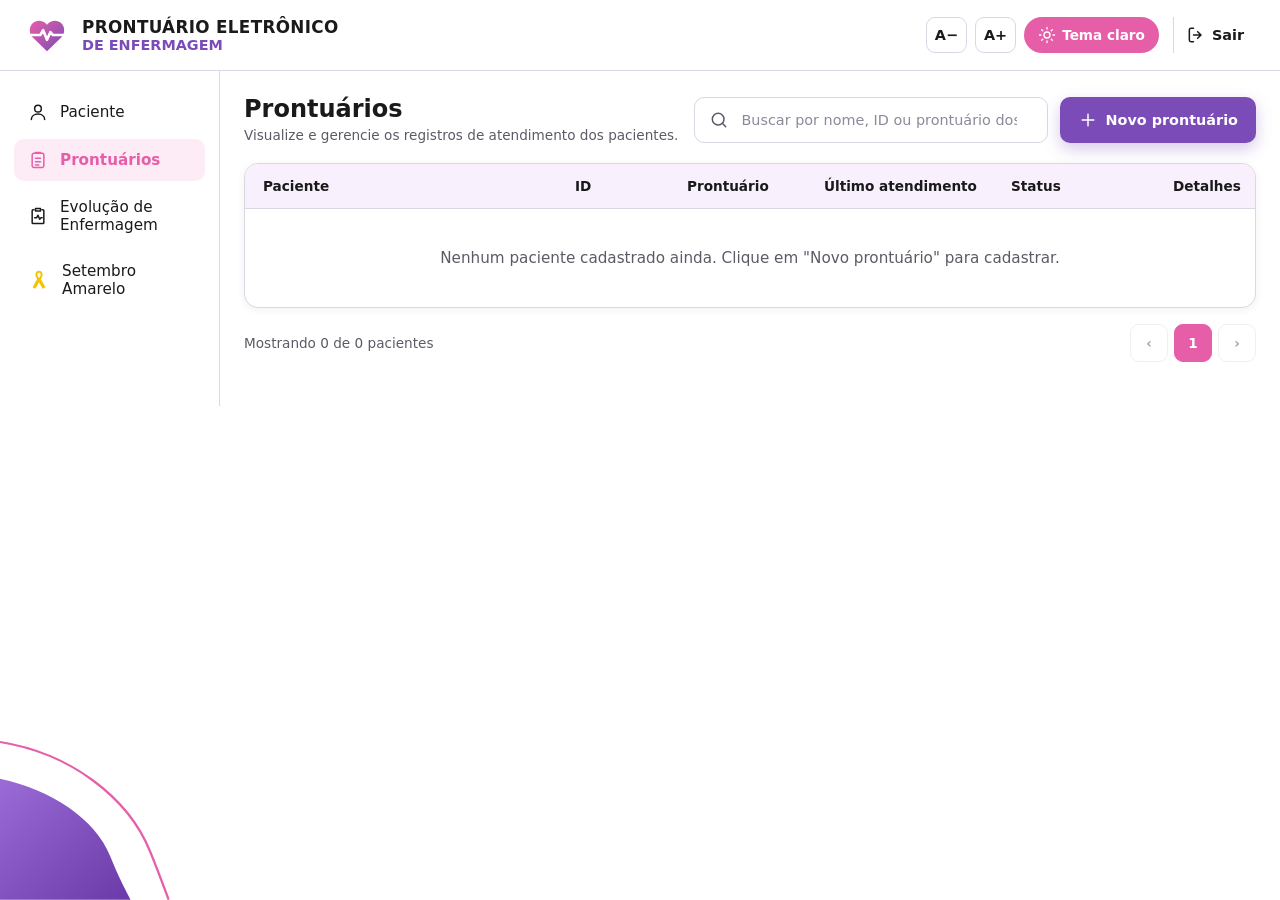
<file: Tela-prontuario.html>
<!DOCTYPE html>
<html lang="pt-BR">
<head>
    <meta charset="UTF-8">
    <meta name="viewport" content="width=device-width, initial-scale=1.0">
    <title>Prontuários | Prontuário Eletrônico de Enfermagem</title>

    <!-- Ligação com o arquivo de estilos -->
    <link rel="stylesheet" href="Tela-prontuario.css">
</head>
<body>

    <!-- Onda decorativa no canto inferior esquerdo (apenas enfeite) -->
    <svg class="onda" viewBox="0 0 300 260" aria-hidden="true">
        <defs>
            <linearGradient id="gradienteOnda" x1="0" y1="0" x2="1" y2="1">
                <stop offset="0%" stop-color="#9b6bd6" />
                <stop offset="100%" stop-color="#6a3aa8" />
            </linearGradient>
        </defs>
        <path d="M0 95 C 70 110, 130 150, 150 200 C 162 230, 172 248, 178 260 L 0 260 Z" fill="url(#gradienteOnda)" />
        <path d="M0 45 C 95 60, 175 120, 205 195 C 216 222, 224 244, 230 260" fill="none" stroke="#e75ea8" stroke-width="3" />
    </svg>

    <!-- ===================== TOPO ===================== -->
    <header class="topo">
        <div class="logo">
            <svg class="logo-icone" viewBox="0 0 24 24" aria-hidden="true">
                <defs>
                    <linearGradient id="gradienteLogo" x1="0" y1="0" x2="1" y2="1">
                        <stop offset="0%" stop-color="#e75ea8" />
                        <stop offset="100%" stop-color="#7b4bb7" />
                    </linearGradient>
                </defs>
                <path d="M12 20.5 L4.6 13.3 C2.6 11.3 2.5 8 4.4 6 C6.3 4 9.5 4 11.4 6 L12 6.6 L12.6 6 C14.5 4 17.7 4 19.6 6 C21.5 8 21.4 11.3 19.4 13.3 Z"
                      fill="url(#gradienteLogo)" />
                <path d="M3.5 12 H8.5 L10 9.5 L12 14.5 L13.8 10.5 L15 12 H20.5"
                      fill="none" stroke="#ffffff" stroke-width="1.4" stroke-linecap="round" stroke-linejoin="round" />
            </svg>
            <div class="logo-texto">
                <strong>PRONTUÁRIO ELETRÔNICO</strong>
                <span>DE ENFERMAGEM</span>
            </div>
        </div>

        <div class="ferramentas">
            <button type="button" class="btn-acess" id="btnDiminuir" aria-label="Diminuir letras">A−</button>
            <button type="button" class="btn-acess" id="btnAumentar" aria-label="Aumentar letras">A+</button>

            <button type="button" class="btn-tema" id="btnTema" aria-label="Alternar para tema escuro">
                <svg class="ic icone-sol" viewBox="0 0 24 24" aria-hidden="true">
                    <circle cx="12" cy="12" r="4" />
                    <path d="M12 2v2M12 20v2M4.9 4.9l1.4 1.4M17.7 17.7l1.4 1.4M2 12h2M20 12h2M4.9 19.1l1.4-1.4M17.7 6.3l1.4-1.4" />
                </svg>
                <svg class="ic icone-lua" viewBox="0 0 24 24" aria-hidden="true">
                    <path d="M21 12.8A9 9 0 1 1 11.2 3a7 7 0 0 0 9.8 9.8Z" />
                </svg>
                <span class="texto-claro">Tema claro</span>
                <span class="texto-escuro">Tema escuro</span>
            </button>

            <button type="button" class="btn-sair" id="btnSair">
                <svg class="ic" viewBox="0 0 24 24" aria-hidden="true">
                    <path d="M9 4H6a2 2 0 0 0-2 2v12a2 2 0 0 0 2 2h3" />
                    <path d="M14 16l4-4-4-4M18 12H9" />
                </svg>
                Sair
            </button>
        </div>
    </header>

    <div class="estrutura">

        <!-- ===================== MENU ===================== -->
        <nav class="menu" aria-label="Menu principal">
            <ul>
                <li>
                    <a href="Tela-inicial.html">
                        <svg class="ic" viewBox="0 0 24 24" aria-hidden="true">
                            <circle cx="12" cy="8" r="4" />
                            <path d="M4 21c0-4 3.6-6.5 8-6.5s8 2.5 8 6.5" />
                        </svg>
                        Paciente
                    </a>
                </li>
                <li>
                    <a href="Tela-prontuario.html" class="ativo" aria-current="page">
                        <svg class="ic" viewBox="0 0 24 24" aria-hidden="true">
                            <rect x="5" y="4" width="14" height="17" rx="2" />
                            <path d="M9 4V3h6v1M9 10h6M9 14h6M9 18h4" />
                        </svg>
                        Prontuários
                    </a>
                </li>
                <li>
                    <a href="Evolucao-enfermagem.html">
                        <svg class="ic" viewBox="0 0 24 24" aria-hidden="true">
                            <path d="M9 3h6v3H9zM7 4.5H6a1 1 0 0 0-1 1V20a1 1 0 0 0 1 1h12a1 1 0 0 0 1-1V5.5a1 1 0 0 0-1-1h-1" />
                            <path d="M8 14h2.5l1.5-3 2 5 1.5-2H17" />
                        </svg>
                        Evolução de Enfermagem
                    </a>
                </li>
                <li>
                    <a href="Setembro-amarelo.html" class="link-setembro">
                        <svg class="ic laco" viewBox="0 0 24 24" aria-hidden="true">
                            <path d="M12 2c-2.2 0-4 1.8-4 4 0 1.6.9 3.3 2 5l-5 9 3 1.5 4-7 4 7 3-1.5-5-9c1.1-1.7 2-3.4 2-5 0-2.2-1.8-4-4-4Zm0 2.2c1 0 1.8.8 1.8 1.8 0 .9-.7 2.2-1.8 3.8-1.1-1.6-1.8-2.9-1.8-3.8 0-1 .8-1.8 1.8-1.8Z" />
                        </svg>
                        Setembro Amarelo
                    </a>
                </li>
            </ul>
        </nav>

        <!-- ===================== CONTEÚDO ===================== -->
        <main class="principal">

            <div class="cabecalho-pagina">
                <div>
                    <h1>Prontuários</h1>
                    <p>Visualize e gerencie os registros de atendimento dos pacientes.</p>
                </div>

                <div class="cabecalho-acoes">
                    <!-- Busca -->
                    <div class="busca">
                        <svg class="ic" viewBox="0 0 24 24" aria-hidden="true">
                            <circle cx="11" cy="11" r="7" />
                            <path d="M20 20l-4-4" />
                        </svg>
                        <label for="campoBusca" class="somente-leitor">Buscar pacientes</label>
                        <input type="search" id="campoBusca" placeholder="Buscar por nome, ID ou prontuário dos pacientes" autocomplete="off">
                    </div>

                    <!-- Abre a Tela-inicial com o formulário vazio para um novo paciente -->
                    <a href="Tela-inicial.html" class="btn-novo">
                        <svg class="ic" viewBox="0 0 24 24" aria-hidden="true"><path d="M12 5v14M5 12h14" /></svg>
                        Novo prontuário
                    </a>
                </div>
            </div>

            <!-- ===== LISTA DE PACIENTES (montada pelo JavaScript) ===== -->
            <section class="lista-card" aria-label="Lista de pacientes">
                <!-- Títulos das colunas (some no celular) -->
                <div class="lista-topo" aria-hidden="true">
                    <span>Paciente</span>
                    <span>ID</span>
                    <span>Prontuário</span>
                    <span>Último atendimento</span>
                    <span>Status</span>
                    <span>Detalhes</span>
                </div>

                <div id="listaPacientes"></div>
            </section>

            <!-- ===== CONTADOR E PAGINAÇÃO ===== -->
            <div class="rodape-lista">
                <p class="contador" id="contador" role="status"></p>
                <nav class="paginacao" id="paginacao" aria-label="Páginas da lista"></nav>
            </div>
        </main>
    </div>

    <!-- Ligação com o arquivo JavaScript -->
    <script src="Tela-prontuario.js"></script>
</body>
</html>
</file>
<file: Cadastro.css>
/* =========================================================
   CORES DO TEMA CLARO (padrão)
   As cores ficam em variáveis. Para trocar de tema, basta
   mudar os valores das variáveis — o resto do CSS não muda.
   ========================================================= */
:root {
    --rosa: #e75ea8;
    --roxo: #7b4bb7;
    --roxo-link: #6b3fa8;

    --fundo: #ffffff;
    --texto: #1a1a1a;
    --texto-suave: #5b5b66;
    --campo-fundo: #ffffff;
    --borda: #dcd6e4;
    --placeholder: #8a8a99;
    --erro: #d93030;
    --sucesso: #1f9d55;
    --sombra: rgba(0, 0, 0, 0.06);

    /* TAMANHO BASE DAS LETRAS
       Os botões A− e A+ mudam SOMENTE esta variável.
       Todos os textos usam calc(var(--fonte-base) * número),
       então só as letras mudam. Tamanhos de caixas, ícones,
       botões e espaçamentos estão em px e não mudam. */
    --fonte-base: 16px;
}

/* =========================================================
   CORES DO TEMA ESCURO
   Ativado quando o JavaScript coloca data-tema="escuro" no <html>.
   Rosa e roxo continuam iguais.
   ========================================================= */
[data-tema="escuro"] {
    --roxo-link: #b388f0;

    --fundo: #0e0e10;
    --texto: #ffffff;
    --texto-suave: #c9c9d1;
    --campo-fundo: #1a1a1f;
    --borda: #3a3842;
    --placeholder: #9a98a6;
    --erro: #ff6b6b;
    --sucesso: #4ade80;
    --sombra: rgba(0, 0, 0, 0.4);
}

/* =========================================================
   BASE
   ========================================================= */
* {
    box-sizing: border-box;
}

body {
    margin: 0;
    min-height: 100vh;
    position: relative;
    overflow-x: hidden;               /* impede rolagem horizontal */
    font-family: "Segoe UI", system-ui, -apple-system, Roboto, Arial, sans-serif;
    font-size: var(--fonte-base);
    background-color: var(--fundo);
    color: var(--texto);
    transition: background-color 0.3s, color 0.3s;
}

/* Onda decorativa: fica atrás do conteúdo e diminui em telas pequenas */
.onda {
    position: absolute;
    left: 0;
    bottom: 0;
    width: clamp(130px, 26vw, 340px);
    height: auto;
    z-index: 0;
    pointer-events: none;             /* não atrapalha cliques */
}

/* =========================================================
   TOPO
   ========================================================= */
.topo {
    position: relative;
    z-index: 1;
    max-width: 1200px;
    margin: 0 auto;
    padding: 20px clamp(16px, 4vw, 40px);
    display: flex;
    justify-content: space-between;
    align-items: center;
    flex-wrap: wrap;                  /* se faltar espaço, quebra a linha */
    gap: 16px;
}

.logo {
    display: flex;
    align-items: center;
    gap: 10px;
}

.logo-icone {
    width: 48px;
    height: 48px;
    flex-shrink: 0;
}

.logo-texto {
    font-size: calc(var(--fonte-base) * 1.1);
    font-weight: 600;
    line-height: 1.15;
}

.acessibilidade {
    display: flex;
    gap: 8px;
}

.btn-acess {
    min-width: 40px;
    height: 40px;
    padding: 0 8px;
    display: flex;
    align-items: center;
    justify-content: center;
    border: 1px solid var(--borda);
    border-radius: 11px;
    background-color: var(--campo-fundo);
    color: var(--texto);
    font-family: inherit;
    font-size: calc(var(--fonte-base) * 0.95);
    font-weight: 700;
    cursor: pointer;
    box-shadow: 0 2px 6px var(--sombra);
    transition: border-color 0.2s;
}

.btn-acess:hover {
    border-color: var(--roxo);
}

.btn-acess svg {
    width: 21px;
    height: 21px;
    fill: none;
    stroke: currentColor;
    stroke-width: 2;
    stroke-linecap: round;
}

/* Ícone do tema: sol rosa no claro, lua roxa no escuro */
.icone-sol { color: var(--rosa); }
.icone-lua { color: var(--roxo); fill: var(--roxo) !important; display: none; }

[data-tema="escuro"] .icone-sol { display: none; }
[data-tema="escuro"] .icone-lua { display: block; }

/* =========================================================
   CONTEÚDO / FORMULÁRIO
   max-width impede que o formulário estique em telas grandes
   ========================================================= */
.conteudo {
    position: relative;
    z-index: 1;
    width: 100%;
    max-width: 448px;
    margin: 0 auto;
    padding: 8px 20px 112px;
}

.titulo {
    text-align: center;
    font-size: calc(var(--fonte-base) * 1.9);
    font-weight: 800;
    letter-spacing: 0.02em;
    margin: 8px 0 10px;
    overflow-wrap: break-word;        /* com letra grande, quebra em vez de sair da tela */
}

.barras {
    display: flex;
    justify-content: center;
    gap: 6px;
    margin-bottom: 28px;
}

.barra {
    width: 35px;
    height: 5px;
    border-radius: 16px;
}

.barra-rosa { background-color: var(--rosa); }
.barra-roxa { background-color: var(--roxo); }

.campo {
    margin-bottom: 16px;
}

.campo label {
    display: block;
    margin-bottom: 6px;
    font-size: calc(var(--fonte-base) * 0.8);
    font-weight: 700;
    text-transform: uppercase;
    letter-spacing: 0.03em;
}

/* Caixa que envolve ícone + input (+ olho) — altura fixa */
.caixa {
    display: flex;
    align-items: center;
    gap: 10px;
    height: 48px;
    padding: 0 14px;
    border: 1px solid var(--borda);
    border-radius: 13px;
    background-color: var(--campo-fundo);
    box-shadow: 0 1px 4px var(--sombra);
    transition: border-color 0.2s, box-shadow 0.2s;
}

/* Quando o usuário clica dentro do campo */
.caixa:focus-within {
    border-color: var(--roxo);
    box-shadow: 0 0 0 3px rgba(123, 75, 183, 0.2);
}

/* Quando o campo tem erro (classe colocada pelo JavaScript) */
.caixa.invalido {
    border-color: var(--erro);
}

.icone,
.btn-olho svg {
    width: 19px;
    height: 19px;
    flex-shrink: 0;
    fill: none;
    stroke: currentColor;
    stroke-width: 1.8;
    stroke-linecap: round;
    stroke-linejoin: round;
}

.icone {
    color: var(--texto-suave);
}

.caixa input {
    flex: 1;
    min-width: 0;                     /* deixa o input encolher em telas pequenas */
    height: 100%;
    padding: 0;
    border: none;
    outline: none;
    background: transparent;
    color: var(--texto);
    font-family: inherit;
    font-size: calc(var(--fonte-base) * 0.95);   /* texto digitado e placeholder */
}

.caixa input::placeholder {
    color: var(--placeholder);
}

/* Botão do olho (mostrar/ocultar senha) */
.btn-olho {
    display: flex;
    padding: 4px;
    border: none;
    background: none;
    color: var(--texto-suave);
    cursor: pointer;
}

.btn-olho:hover {
    color: var(--roxo);
}

/* O risco no olho só aparece quando a senha está visível */
.btn-olho .risco { display: none; }
.btn-olho.ativo .risco { display: inline; }

/* Mensagens de erro */
.erro {
    display: block;
    margin-top: 6px;
    color: var(--erro);
    font-size: calc(var(--fonte-base) * 0.8);
}

.erro:empty {
    display: none;                    /* sem erro = não ocupa espaço */
}

/* Botão Cadastrar — altura fixa */
.btn-cadastrar {
    width: 100%;
    height: 52px;
    margin-top: 12px;
    padding: 0 16px;
    border: none;
    border-radius: 13px;
    background-color: var(--rosa);
    color: #ffffff;
    font-family: inherit;
    font-size: var(--fonte-base);
    font-weight: 700;
    text-transform: uppercase;
    letter-spacing: 0.05em;
    cursor: pointer;
    box-shadow: 0 6px 16px rgba(231, 94, 168, 0.35);
    transition: transform 0.15s, filter 0.15s;
}

.btn-cadastrar:hover {
    filter: brightness(1.06);
    transform: translateY(-1px);
}

.btn-cadastrar:disabled {
    opacity: 0.7;
    cursor: default;
    transform: none;
}

/* Mensagem de sucesso */
.sucesso {
    margin: 14px 0 0;
    text-align: center;
    color: var(--sucesso);
    font-size: var(--fonte-base);
    font-weight: 700;
}

.sucesso:empty {
    display: none;
}

/* "Já possui uma conta? Entrar" */
.entrar {
    margin-top: 20px;
    text-align: center;
    font-size: calc(var(--fonte-base) * 0.95);
}

.entrar a {
    color: var(--roxo-link);
    font-weight: 700;
    text-decoration: none;
}

.entrar a:hover {
    text-decoration: underline;
}

/* Contorno visível ao navegar com o teclado (Tab) */
button:focus-visible,
a:focus-visible {
    outline: 3px solid var(--roxo);
    outline-offset: 2px;
}

/* =========================================================
   RESPONSIVIDADE — celulares pequenos
   ========================================================= */
@media (max-width: 400px) {
    .logo-icone {
        width: 40px;
        height: 40px;
    }

    .logo-texto {
        font-size: var(--fonte-base);
    }

    .btn-acess {
        min-width: 36px;
        height: 36px;
    }

    .titulo {
        font-size: calc(var(--fonte-base) * 1.6);
    }

    .conteudo {
        padding-left: 16px;
        padding-right: 16px;
    }
}
</file>
<file: Evolucao-enfermagem.css>
/* =========================================================
   CORES DO TEMA CLARO (padrão) — mesmas das telas de Cadastro e Login
   ========================================================= */
:root {
    --rosa: #e75ea8;
    --roxo: #7b4bb7;
    --amarelo: #f5c400;            /* Setembro Amarelo: igual nos dois temas */

    --fundo: #ffffff;
    --card: #ffffff;
    --tinta: #f8f0fc;              /* fundo claro do topo dos cards */
    --tinta-rosa: #fdecf5;         /* item ativo do menu */
    --texto: #1a1a1a;
    --texto-suave: #5b5b66;
    --campo-fundo: #ffffff;
    --campo-bloqueado: #f6f5f8;    /* campos quando o prontuário está salvo */
    --borda: #dcd6e4;
    --placeholder: #8a8a99;
    --erro: #d93030;
    --sucesso: #1f9d55;
    --sombra: rgba(0, 0, 0, 0.06);

    /* TAMANHO BASE DAS LETRAS
       A− e A+ mudam SOMENTE esta variável. Apenas os textos usam
       calc(var(--fonte-base) * número). Caixas, ícones, cards e
       espaçamentos estão em px, então não sofrem efeito de zoom. */
    --fonte-base: 16px;

    color-scheme: light;           /* calendário e relógio claros */
}

/* =========================================================
   CORES DO TEMA ESCURO — rosa, roxo e amarelo não mudam
   ========================================================= */
[data-tema="escuro"] {
    --fundo: #0e0e10;
    --card: #151518;
    --tinta: #1f1726;
    --tinta-rosa: #2a1522;
    --texto: #ffffff;
    --texto-suave: #c9c9d1;
    --campo-fundo: #1a1a1f;
    --campo-bloqueado: #202026;
    --borda: #3a3842;
    --placeholder: #9a98a6;
    --erro: #ff6b6b;
    --sucesso: #4ade80;
    --sombra: rgba(0, 0, 0, 0.4);

    color-scheme: dark;            /* calendário e relógio escuros */
}

/* =========================================================
   BASE
   ========================================================= */
* {
    box-sizing: border-box;
}

body {
    margin: 0;
    min-height: 100vh;
    overflow-x: hidden;            /* impede rolagem horizontal */
    font-family: "Segoe UI", system-ui, -apple-system, Roboto, Arial, sans-serif;
    font-size: var(--fonte-base);
    background-color: var(--fundo);
    color: var(--texto);
    transition: background-color 0.3s, color 0.3s;
}

/* Ícones em linha (todos os SVGs com a classe .ic) */
.ic {
    width: 20px;
    height: 20px;
    flex-shrink: 0;
    fill: none;
    stroke: currentColor;
    stroke-width: 1.8;
    stroke-linecap: round;
    stroke-linejoin: round;
}

/* Onda decorativa: fica fixa no canto, atrás do menu */
.onda {
    position: fixed;
    left: 0;
    bottom: 0;
    width: 220px;
    height: auto;
    z-index: 0;
    pointer-events: none;
}

/* =========================================================
   TOPO
   ========================================================= */
.topo {
    position: relative;
    z-index: 2;
    display: flex;
    align-items: center;
    justify-content: space-between;
    flex-wrap: wrap;
    gap: 12px 20px;
    padding: 12px 24px;
    background-color: var(--fundo);
    border-bottom: 1px solid var(--borda);
}

.logo {
    display: flex;
    align-items: center;
    gap: 12px;
}

.logo-icone {
    width: 46px;
    height: 46px;
    flex-shrink: 0;
}

.logo-texto strong {
    display: block;
    font-size: calc(var(--fonte-base) * 1.05);
    letter-spacing: 0.02em;
}

.logo-texto span {
    display: block;
    font-size: calc(var(--fonte-base) * 0.9);
    font-weight: 700;
    color: var(--roxo);
}

.ferramentas {
    display: flex;
    align-items: center;
    flex-wrap: wrap;
    gap: 8px;
}

.btn-acess {
    min-width: 38px;
    height: 36px;
    padding: 0 8px;
    border: 1px solid var(--borda);
    border-radius: 9px;
    background-color: var(--campo-fundo);
    color: var(--texto);
    font-family: inherit;
    font-size: calc(var(--fonte-base) * 0.9);
    font-weight: 700;
    cursor: pointer;
}

.btn-acess:hover {
    border-color: var(--roxo);
}

/* Botão de tema: pílula rosa */
.btn-tema {
    display: flex;
    align-items: center;
    gap: 6px;
    height: 36px;
    padding: 0 14px;
    border: none;
    border-radius: 999px;
    background-color: var(--rosa);
    color: #ffffff;
    font-family: inherit;
    font-size: calc(var(--fonte-base) * 0.85);
    font-weight: 600;
    cursor: pointer;
}

.btn-tema .ic {
    width: 18px;
    height: 18px;
}

/* Mostra sol/"Tema claro" no claro e lua/"Tema escuro" no escuro */
.icone-lua,
.texto-escuro {
    display: none;
}

[data-tema="escuro"] .icone-sol,
[data-tema="escuro"] .texto-claro {
    display: none;
}

[data-tema="escuro"] .icone-lua,
[data-tema="escuro"] .texto-escuro {
    display: inline;
}

.btn-sair {
    display: flex;
    align-items: center;
    gap: 6px;
    height: 36px;
    margin-left: 6px;
    padding: 0 12px;
    border: none;
    border-left: 1px solid var(--borda);
    background: none;
    color: var(--texto);
    font-family: inherit;
    font-size: calc(var(--fonte-base) * 0.9);
    font-weight: 600;
    cursor: pointer;
}

.btn-sair:hover {
    color: var(--rosa);
}

/* =========================================================
   ESTRUTURA: menu lateral + conteúdo
   ========================================================= */
.estrutura {
    display: grid;
    grid-template-columns: 220px minmax(0, 1fr);
}

.menu {
    position: relative;
    z-index: 1;
    padding: 20px 14px;
    border-right: 1px solid var(--borda);
}

.menu ul {
    list-style: none;
    margin: 0;
    padding: 0;
    display: flex;
    flex-direction: column;
    gap: 6px;
    position: sticky;
    top: 20px;
}

.menu a {
    display: flex;
    align-items: center;
    gap: 12px;
    padding: 11px 14px;
    border-radius: 10px;
    color: var(--texto);
    font-size: calc(var(--fonte-base) * 0.95);
    text-decoration: none;
}

.menu a:hover {
    background-color: var(--tinta);
}

.menu a.ativo {
    background-color: var(--tinta-rosa);
    color: var(--rosa);
    font-weight: 700;
}

/* Laço do Setembro Amarelo: preenchido de amarelo */
.laco {
    fill: var(--amarelo);
    stroke: none;
    width: 22px;
    height: 22px;
}

.principal {
    position: relative;
    z-index: 1;
    min-width: 0;
    width: 100%;
    max-width: 1200px;
    padding: 24px;
}

/* =========================================================
   CABEÇALHO DA PÁGINA
   ========================================================= */
.cabecalho-pagina {
    display: flex;
    justify-content: space-between;
    align-items: flex-start;
    flex-wrap: wrap;
    gap: 16px;
    margin-bottom: 20px;
}

.cabecalho-pagina h1 {
    margin: 0 0 4px;
    font-size: calc(var(--fonte-base) * 1.5);
}

.cabecalho-pagina p {
    margin: 0;
    color: var(--texto-suave);
    font-size: calc(var(--fonte-base) * 0.85);
}

.resumo {
    display: flex;
    align-items: center;
    gap: 12px;
    padding: 10px 16px;
    border-radius: 12px;
    background-color: var(--tinta);
}

.resumo .ic {
    width: 28px;
    height: 28px;
    color: var(--roxo);
}

.resumo p {
    margin: 0;
    color: var(--texto);
    font-size: calc(var(--fonte-base) * 0.85);
}

/* =========================================================
   CARDS
   ========================================================= */
.campos {
    min-width: 0;                  /* sem isso o fieldset pode causar rolagem horizontal */
    margin: 0;
    padding: 0;
    border: none;
}

.card {
    margin-bottom: 18px;
    border: 1px solid var(--borda);
    border-radius: 14px;
    background-color: var(--card);
    box-shadow: 0 2px 8px var(--sombra);
    overflow: hidden;
}

.card-topo {
    display: flex;
    align-items: center;
    gap: 10px;
    padding: 12px 18px;
    background-color: var(--tinta);
    border-bottom: 1px solid var(--borda);
}

.card-topo .ic {
    width: 24px;
    height: 24px;
    color: var(--rosa);
}

.card-topo h2 {
    margin: 0;
    color: var(--roxo);
    font-size: calc(var(--fonte-base) * 1.1);
}

[data-tema="escuro"] .card-topo h2 {
    color: #ffffff;
}

.card-corpo {
    padding: 18px;
}

.subtitulo {
    margin: 20px 0 10px;
    color: var(--roxo);
    font-size: calc(var(--fonte-base) * 0.9);
}

/* Grades responsivas: as colunas se ajustam sozinhas à largura.
   min(100%, ...) garante 1 coluna em telas pequenas, sem rolagem lateral. */
.grade,
.grade-2 {
    display: grid;
    gap: 14px 18px;
}

.grade {
    grid-template-columns: repeat(auto-fit, minmax(min(100%, 230px), 1fr));
}

/* Sempre 2 colunas (vira 1 coluna no celular), para manter os pares
   "Alergias + Especificação" e "Medicamentos + Quais" lado a lado */
.grade-2 {
    grid-template-columns: repeat(2, minmax(0, 1fr));
}

.espaco-topo {
    margin-top: 14px;
}

/* =========================================================
   CAMPOS
   ========================================================= */
.campo {
    min-width: 0;
}

.rotulo {
    display: block;
    margin-bottom: 6px;
    font-size: calc(var(--fonte-base) * 0.85);
    font-weight: 700;
}

.obrigatorio {
    color: var(--rosa);
}

.caixa {
    display: flex;
    align-items: center;
    gap: 8px;
    height: 44px;
    padding: 0 12px;
    border: 1px solid var(--borda);
    border-radius: 10px;
    background-color: var(--campo-fundo);
    transition: border-color 0.2s, box-shadow 0.2s;
}

.caixa:focus-within {
    border-color: var(--roxo);
    box-shadow: 0 0 0 3px rgba(123, 75, 183, 0.2);
}

/* Caixa para textos longos (altura livre) */
.caixa-texto {
    height: auto;
    align-items: stretch;
    padding: 10px 12px;
}

.caixa input,
.caixa select,
.caixa textarea {
    flex: 1;
    min-width: 0;
    width: 100%;
    border: none;
    outline: none;
    background: transparent;
    color: var(--texto);
    font-family: inherit;
    font-size: calc(var(--fonte-base) * 0.9);
}

.caixa input,
.caixa select {
    height: 100%;
    padding: 0;
}

.caixa select {
    cursor: pointer;
}

/* Tema escuro: lista de opções do campo Sexo com fundo escuro e letras brancas.
   Alguns navegadores (ex.: Chrome no Windows) só escurecem a lista
   quando o fundo e a cor são definidos direto no <option>. */
[data-tema="escuro"] .caixa select option {
    background-color: #1a1a1f;
    color: #ffffff;
}

.caixa textarea {
    min-height: 48px;
    padding: 0;
    resize: vertical;
    line-height: 1.4;
}

.caixa input::placeholder,
.caixa textarea::placeholder {
    color: var(--placeholder);
}

.ic-campo {
    color: var(--texto-suave);
}

.unidade {
    flex-shrink: 0;
    color: var(--texto-suave);
    font-size: calc(var(--fonte-base) * 0.8);
}

/* Campo com erro (classe colocada pelo JavaScript) */
.campo.invalido .caixa {
    border-color: var(--erro);
}

.erro {
    display: block;
    margin-top: 5px;
    color: var(--erro);
    font-size: calc(var(--fonte-base) * 0.8);
}

.erro:empty {
    display: none;
}

/* Campo desligado (ex.: "Especificação da alergia" quando Alergias = Não) */
.campo.desativado .caixa {
    opacity: 0.5;
}

/* Todos os campos bloqueados (prontuário salvo, antes de clicar em Editar).
   O texto continua com a cor normal para ficar fácil de ler. */
.campos:disabled .caixa {
    background-color: var(--campo-bloqueado);
}

.campos:disabled input,
.campos:disabled select,
.campos:disabled textarea {
    color: var(--texto);
    -webkit-text-fill-color: var(--texto);
    opacity: 1;
    cursor: default;
}

/* Opções Sim / Não */
.opcoes {
    display: flex;
    align-items: center;
    flex-wrap: wrap;
    gap: 8px 24px;
    min-height: 44px;
}

.opcao {
    display: flex;
    align-items: center;
    gap: 6px;
    font-size: calc(var(--fonte-base) * 0.9);
    cursor: pointer;
}

.opcao input {
    width: 18px;
    height: 18px;
    margin: 0;
    accent-color: var(--roxo);
    cursor: pointer;
}

/* Escala de dor 0 a 10: o círculo é o <span>, o radio fica escondido */
.escala-dor {
    display: flex;
    flex-wrap: wrap;
    gap: 8px;
}

.dor-opcao {
    position: relative;
    cursor: pointer;
}

.dor-opcao input {
    position: absolute;
    opacity: 0;
    width: 1px;
    height: 1px;
}

.dor-opcao span {
    display: flex;
    align-items: center;
    justify-content: center;
    width: 38px;
    height: 38px;
    border: 1px solid var(--borda);
    border-radius: 50%;
    background-color: var(--campo-fundo);
    font-size: calc(var(--fonte-base) * 0.85);
    font-weight: 600;
    transition: background-color 0.15s, border-color 0.15s;
}

.dor-opcao:hover span {
    border-color: var(--roxo);
}

.dor-opcao input:checked + span {
    background-color: var(--roxo);
    border-color: var(--roxo);
    color: #ffffff;
}

.dor-opcao input:focus-visible + span {
    outline: 3px solid var(--rosa);
    outline-offset: 2px;
}

.campos:disabled .dor-opcao {
    cursor: default;
}

/* =========================================================
   MENSAGEM E BOTÕES
   ========================================================= */
.mensagem {
    margin: 4px 0 14px;
    padding: 12px 16px;
    border-radius: 10px;
    font-size: calc(var(--fonte-base) * 0.9);
    font-weight: 600;
}

.mensagem:empty {
    display: none;
}

.mensagem.sucesso {
    color: var(--sucesso);
    background-color: rgba(31, 157, 85, 0.1);
}

.mensagem.erro {
    color: var(--erro);
    background-color: rgba(217, 48, 48, 0.08);
}

.mensagem.info {
    color: var(--texto);
    background-color: var(--tinta);
}

.acoes {
    display: flex;
    justify-content: space-between;
    flex-wrap: wrap;
    gap: 12px;
    padding-bottom: 20px;
}

.acoes-direita {
    display: flex;
    flex-wrap: wrap;
    gap: 12px;
}

.btn {
    display: flex;
    align-items: center;
    justify-content: center;
    gap: 8px;
    height: 46px;
    padding: 0 22px;
    border-radius: 10px;
    font-family: inherit;
    font-size: calc(var(--fonte-base) * 0.95);
    font-weight: 700;
    cursor: pointer;
    transition: filter 0.15s, opacity 0.15s;
}

.btn-cancelar,
.btn-editar {
    border: 1px solid var(--rosa);
    background-color: var(--card);
    color: var(--rosa);
}

.btn-salvar {
    border: none;
    background-color: var(--roxo);
    color: #ffffff;
    box-shadow: 0 6px 16px rgba(123, 75, 183, 0.3);
}

.btn:hover:not(:disabled) {
    filter: brightness(1.08);
}

.btn:disabled {
    opacity: 0.4;
    cursor: default;
    box-shadow: none;
}

/* Contorno visível ao navegar com o teclado (Tab) */
button:focus-visible,
a:focus-visible,
select:focus-visible {
    outline: 3px solid var(--roxo);
    outline-offset: 2px;
}

/* =========================================================
   RESPONSIVIDADE
   ========================================================= */

/* Tablets e celulares: o menu vai para cima do conteúdo */
@media (max-width: 900px) {
    .estrutura {
        grid-template-columns: 1fr;
    }

    .menu {
        padding: 10px 14px;
        border-right: none;
        border-bottom: 1px solid var(--borda);
    }

    .menu ul {
        position: static;
        flex-direction: row;
        flex-wrap: wrap;
    }

    .menu a {
        padding: 9px 12px;
    }

    .onda {
        display: none;
    }
}

/* Tablets menores e celulares: grade de 2 colunas vira 1 */
@media (max-width: 700px) {
    .grade-2 {
        grid-template-columns: 1fr;
    }
}

/* Celulares */
@media (max-width: 600px) {
    .topo {
        padding: 12px 14px;
    }

    .logo-icone {
        width: 38px;
        height: 38px;
    }

    .principal {
        padding: 16px 12px;
    }

    .card-corpo {
        padding: 14px;
    }

    .card-topo {
        padding: 12px 14px;
    }

    .resumo {
        width: 100%;
    }

    /* Botões ocupam a largura toda, um embaixo do outro */
    .acoes,
    .acoes-direita {
        flex-direction: column;
        width: 100%;
    }

    .btn {
        width: 100%;
    }
}


/* =========================================================
   ESTILOS PRÓPRIOS DA EVOLUÇÃO DE ENFERMAGEM
   (o restante é igual à Tela-inicial, para manter o mesmo visual)
   ========================================================= */

/* Dados do paciente selecionado */
.dados-paciente {
    display: grid;
    grid-template-columns: repeat(auto-fit, minmax(min(100%, 200px), 1fr));
    gap: 12px 18px;
    margin-top: 16px;
    padding: 14px 16px;
    border-radius: 12px;
    background-color: var(--tinta);
}

.dados-paciente[hidden],
.aviso-vazio[hidden] {
    display: none;
}

.info-rotulo {
    display: block;
    margin-bottom: 2px;
    color: var(--texto-suave);
    font-size: calc(var(--fonte-base) * 0.75);
    font-weight: 700;
}

.info-valor {
    display: block;
    font-size: calc(var(--fonte-base) * 0.95);
    font-weight: 600;
    overflow-wrap: anywhere;
}

.aviso-vazio {
    margin: 12px 0 0;
    color: var(--texto-suave);
    font-size: calc(var(--fonte-base) * 0.9);
}

.aviso-vazio a {
    color: var(--roxo);
    font-weight: 700;
}

[data-tema="escuro"] .aviso-vazio a {
    color: #c3a1f2;
}

/* Campo de observação: grande, sem cortar o texto.
   A altura cresce sozinha pelo JavaScript conforme o conteúdo. */
#observacao {
    min-height: 220px;
    overflow: hidden;
    resize: none;
}

/* Botão "Salvar evolução" alinhado à direita */
.acoes-fim {
    justify-content: flex-end;
}
</file>
<file: Login.css>
/* =========================================================
   CORES DO TEMA CLARO (padrão)
   As cores ficam em variáveis. Para trocar de tema, basta
   mudar os valores das variáveis — o resto do CSS não muda.
   ========================================================= */
:root {
    --rosa: #e75ea8;
    --roxo: #7b4bb7;
    --roxo-link: #6b3fa8;

    --fundo: #ffffff;
    --texto: #1a1a1a;
    --texto-suave: #5b5b66;
    --campo-fundo: #ffffff;
    --borda: #dcd6e4;
    --placeholder: #8a8a99;
    --erro: #d93030;
    --sucesso: #1f9d55;
    --sombra: rgba(0, 0, 0, 0.06);

    /* TAMANHO BASE DAS LETRAS
       Os botões A− e A+ mudam SOMENTE esta variável.
       Todos os textos usam calc(var(--fonte-base) * número),
       então só as letras mudam. Tamanhos de caixas, ícones,
       botões e espaçamentos estão em px e não mudam. */
    --fonte-base: 16px;
}

/* =========================================================
   CORES DO TEMA ESCURO
   Ativado quando o JavaScript coloca data-tema="escuro" no <html>.
   Rosa e roxo continuam iguais.
   ========================================================= */
[data-tema="escuro"] {
    --roxo-link: #b388f0;

    --fundo: #0e0e10;
    --texto: #ffffff;
    --texto-suave: #c9c9d1;
    --campo-fundo: #1a1a1f;
    --borda: #3a3842;
    --placeholder: #9a98a6;
    --erro: #ff6b6b;
    --sucesso: #4ade80;
    --sombra: rgba(0, 0, 0, 0.4);
}

/* =========================================================
   BASE
   ========================================================= */
* {
    box-sizing: border-box;
}

body {
    margin: 0;
    min-height: 100vh;
    position: relative;
    overflow-x: hidden;               /* impede rolagem horizontal */
    font-family: "Segoe UI", system-ui, -apple-system, Roboto, Arial, sans-serif;
    font-size: var(--fonte-base);
    background-color: var(--fundo);
    color: var(--texto);
    transition: background-color 0.3s, color 0.3s;
}

/* Onda decorativa: fica atrás do conteúdo e diminui em telas pequenas */
.onda {
    position: absolute;
    left: 0;
    bottom: 0;
    width: clamp(130px, 26vw, 340px);
    height: auto;
    z-index: 0;
    pointer-events: none;             /* não atrapalha cliques */
}

/* =========================================================
   TOPO
   ========================================================= */
.topo {
    position: relative;
    z-index: 1;
    max-width: 1200px;
    margin: 0 auto;
    padding: 20px clamp(16px, 4vw, 40px);
    display: flex;
    justify-content: space-between;
    align-items: center;
    flex-wrap: wrap;                  /* se faltar espaço, quebra a linha */
    gap: 16px;
}

.logo {
    display: flex;
    align-items: center;
    gap: 10px;
}

.logo-icone {
    width: 48px;
    height: 48px;
    flex-shrink: 0;
}

.logo-texto {
    font-size: calc(var(--fonte-base) * 1.1);
    font-weight: 600;
    line-height: 1.15;
}

.acessibilidade {
    display: flex;
    gap: 8px;
}

.btn-acess {
    min-width: 40px;
    height: 40px;
    padding: 0 8px;
    display: flex;
    align-items: center;
    justify-content: center;
    border: 1px solid var(--borda);
    border-radius: 11px;
    background-color: var(--campo-fundo);
    color: var(--texto);
    font-family: inherit;
    font-size: calc(var(--fonte-base) * 0.95);
    font-weight: 700;
    cursor: pointer;
    box-shadow: 0 2px 6px var(--sombra);
    transition: border-color 0.2s;
}

.btn-acess:hover {
    border-color: var(--roxo);
}

.btn-acess svg {
    width: 21px;
    height: 21px;
    fill: none;
    stroke: currentColor;
    stroke-width: 2;
    stroke-linecap: round;
}

/* Ícone do tema: sol rosa no claro, lua roxa no escuro */
.icone-sol { color: var(--rosa); }
.icone-lua { color: var(--roxo); fill: var(--roxo) !important; display: none; }

[data-tema="escuro"] .icone-sol { display: none; }
[data-tema="escuro"] .icone-lua { display: block; }

/* =========================================================
   CONTEÚDO / FORMULÁRIO
   max-width impede que o formulário estique em telas grandes
   ========================================================= */
.conteudo {
    position: relative;
    z-index: 1;
    width: 100%;
    max-width: 448px;
    margin: 0 auto;
    padding: 8px 20px 112px;
}

.titulo {
    text-align: center;
    font-size: calc(var(--fonte-base) * 1.9);
    font-weight: 800;
    letter-spacing: 0.02em;
    margin: 32px 0 10px;
    overflow-wrap: break-word;        /* com letra grande, quebra em vez de sair da tela */
}

.barras {
    display: flex;
    justify-content: center;
    gap: 6px;
    margin-bottom: 36px;
}

.barra {
    width: 35px;
    height: 5px;
    border-radius: 16px;
}

.barra-rosa { background-color: var(--rosa); }
.barra-roxa { background-color: var(--roxo); }

.campo {
    margin-bottom: 16px;
}

.campo label {
    display: block;
    margin-bottom: 6px;
    font-size: calc(var(--fonte-base) * 0.8);
    font-weight: 700;
    text-transform: uppercase;
    letter-spacing: 0.03em;
}

/* Caixa que envolve ícone + input (+ olho) — altura fixa */
.caixa {
    display: flex;
    align-items: center;
    gap: 10px;
    height: 48px;
    padding: 0 14px;
    border: 1px solid var(--borda);
    border-radius: 13px;
    background-color: var(--campo-fundo);
    box-shadow: 0 1px 4px var(--sombra);
    transition: border-color 0.2s, box-shadow 0.2s;
}

/* Quando o usuário clica dentro do campo */
.caixa:focus-within {
    border-color: var(--roxo);
    box-shadow: 0 0 0 3px rgba(123, 75, 183, 0.2);
}

/* Quando o campo tem erro (classe colocada pelo JavaScript) */
.caixa.invalido {
    border-color: var(--erro);
}

.icone,
.btn-olho svg {
    width: 19px;
    height: 19px;
    flex-shrink: 0;
    fill: none;
    stroke: currentColor;
    stroke-width: 1.8;
    stroke-linecap: round;
    stroke-linejoin: round;
}

.icone {
    color: var(--texto-suave);
}

.caixa input {
    flex: 1;
    min-width: 0;                     /* deixa o input encolher em telas pequenas */
    height: 100%;
    padding: 0;
    border: none;
    outline: none;
    background: transparent;
    color: var(--texto);
    font-family: inherit;
    font-size: calc(var(--fonte-base) * 0.95);   /* texto digitado e placeholder */
}

.caixa input::placeholder {
    color: var(--placeholder);
}

/* Botão do olho (mostrar/ocultar senha) */
.btn-olho {
    display: flex;
    padding: 4px;
    border: none;
    background: none;
    color: var(--texto-suave);
    cursor: pointer;
}

.btn-olho:hover {
    color: var(--roxo);
}

/* O risco no olho só aparece quando a senha está visível */
.btn-olho .risco { display: none; }
.btn-olho.ativo .risco { display: inline; }

/* Mensagens de erro */
.erro {
    display: block;
    margin-top: 6px;
    color: var(--erro);
    font-size: calc(var(--fonte-base) * 0.8);
}

.erro:empty {
    display: none;                    /* sem erro = não ocupa espaço */
}

/* Botão Entrar — altura fixa, roxo como na referência */
.btn-entrar {
    width: 100%;
    height: 52px;
    margin-top: 12px;
    padding: 0 16px;
    border: none;
    border-radius: 13px;
    background-color: var(--roxo);
    color: #ffffff;
    font-family: inherit;
    font-size: var(--fonte-base);
    font-weight: 700;
    text-transform: uppercase;
    letter-spacing: 0.05em;
    cursor: pointer;
    box-shadow: 0 6px 16px rgba(123, 75, 183, 0.35);
    transition: transform 0.15s, filter 0.15s;
}

.btn-entrar:hover {
    filter: brightness(1.06);
    transform: translateY(-1px);
}

.btn-entrar:disabled {
    opacity: 0.7;
    cursor: default;
    transform: none;
}

/* Mensagem de sucesso */
.sucesso {
    margin: 14px 0 0;
    text-align: center;
    color: var(--sucesso);
    font-size: var(--fonte-base);
    font-weight: 700;
}

.sucesso:empty {
    display: none;
}

/* "Ainda não possui uma conta? Cadastre-se" */
.cadastre {
    margin-top: 20px;
    text-align: center;
    font-size: calc(var(--fonte-base) * 0.95);
}

.cadastre a {
    color: var(--roxo-link);
    font-weight: 700;
    text-decoration: none;
}

.cadastre a:hover {
    text-decoration: underline;
}

/* Contorno visível ao navegar com o teclado (Tab) */
button:focus-visible,
a:focus-visible {
    outline: 3px solid var(--roxo);
    outline-offset: 2px;
}

/* =========================================================
   RESPONSIVIDADE — celulares pequenos
   ========================================================= */
@media (max-width: 400px) {
    .logo-icone {
        width: 40px;
        height: 40px;
    }

    .logo-texto {
        font-size: var(--fonte-base);
    }

    .btn-acess {
        min-width: 36px;
        height: 36px;
    }

    .titulo {
        font-size: calc(var(--fonte-base) * 1.6);
    }

    .conteudo {
        padding-left: 16px;
        padding-right: 16px;
    }
}
</file>
<file: Setembro-amarelo.css>
/* =========================================================
   CORES DO TEMA CLARO (padrão)
   Amarelo como destaque do tema; rosa e roxo da identidade do sistema.
   ========================================================= */
:root {
    --amarelo: #f5c400;
    --amarelo-texto: #8a6d00;      /* amarelo escuro para textos legíveis no fundo claro */
    --amarelo-suave: #fff7d6;      /* fundo claro do banner e dos destaques */
    --rosa: #e75ea8;
    --roxo: #7b4bb7;

    --fundo: #ffffff;
    --card: #ffffff;
    --texto: #1a1a1a;
    --texto-suave: #55555f;
    --borda: #ece6d4;
    --sombra: rgba(0, 0, 0, 0.06);

    /* TAMANHO BASE DAS LETRAS
       A− e A+ mudam SOMENTE esta variável. Só os textos usam
       calc(var(--fonte-base) * número). Ícones, cards, laço e
       espaçamentos estão em px e não mudam de tamanho. */
    --fonte-base: 16px;
}

/* =========================================================
   CORES DO TEMA ESCURO — amarelo, rosa e roxo não mudam
   ========================================================= */
[data-tema="escuro"] {
    --amarelo-texto: #f5c400;
    --amarelo-suave: #221d0a;

    --fundo: #0e0e10;
    --card: #151518;
    --texto: #ffffff;
    --texto-suave: #c9c9d1;
    --borda: #34302a;
    --sombra: rgba(0, 0, 0, 0.4);
}

/* =========================================================
   BASE
   ========================================================= */
* {
    box-sizing: border-box;
}

body {
    margin: 0;
    min-height: 100vh;
    overflow-x: hidden;            /* impede rolagem horizontal */
    font-family: "Segoe UI", system-ui, -apple-system, Roboto, Arial, sans-serif;
    font-size: var(--fonte-base);
    line-height: 1.55;
    background-color: var(--fundo);
    color: var(--texto);
    transition: background-color 0.3s, color 0.3s;
}

.ic {
    width: 20px;
    height: 20px;
    flex-shrink: 0;
    fill: none;
    stroke: currentColor;
    stroke-width: 1.8;
    stroke-linecap: round;
    stroke-linejoin: round;
}

a {
    color: var(--roxo);
}

[data-tema="escuro"] a {
    color: #c3a1f2;
}

/* =========================================================
   CABEÇALHO
   ========================================================= */
.topo {
    display: flex;
    align-items: center;
    justify-content: space-between;
    flex-wrap: wrap;
    gap: 12px 20px;
    padding: 12px clamp(14px, 4vw, 32px);
    border-bottom: 3px solid var(--amarelo);
    background-color: var(--fundo);

    /* Fica preso no topo ao rolar: os controles estão sempre visíveis */
    position: sticky;
    top: 0;
    z-index: 10;
    box-shadow: 0 4px 12px var(--sombra);
}

/* Grupo: Tela inicial | A− | A+ | Tema | Sair */
.ferramentas {
    display: flex;
    align-items: center;
    flex-wrap: wrap;
    gap: 8px;
}

.logo {
    display: flex;
    align-items: center;
    gap: 12px;
    min-width: 0;
}

.logo-icone {
    width: 46px;
    height: 46px;
    flex-shrink: 0;
}

.logo-texto strong {
    display: block;
    font-size: calc(var(--fonte-base) * 1.05);
    letter-spacing: 0.02em;
    line-height: 1.2;
}

.pagina-atual {
    display: flex;
    align-items: center;
    gap: 4px;
    color: var(--amarelo-texto);
    font-size: calc(var(--fonte-base) * 0.9);
    font-weight: 700;
}

.laco-mini {
    width: 16px;
    height: 16px;
    fill: var(--amarelo);
}

.btn-sair {
    display: flex;
    align-items: center;
    gap: 6px;
    height: 40px;
    padding: 0 16px;
    border: 1px solid var(--borda);
    border-radius: 10px;
    background-color: var(--card);
    color: var(--texto);
    font-family: inherit;
    font-size: calc(var(--fonte-base) * 0.9);
    font-weight: 700;
    cursor: pointer;
}

.btn-sair:hover {
    border-color: var(--rosa);
    color: var(--rosa);
}

/* =========================================================
   CONTEÚDO
   ========================================================= */
.conteudo {
    width: 100%;
    max-width: 1100px;
    margin: 0 auto;
    padding: 24px clamp(12px, 4vw, 32px) 32px;
}

/* ---------- Banner ---------- */
.banner {
    display: grid;
    grid-template-columns: 120px minmax(0, 1fr) minmax(0, 1fr);
    align-items: center;
    gap: 28px;
    padding: 28px 32px;
    border-radius: 20px;
    background: linear-gradient(135deg, var(--amarelo-suave), var(--card));
    border: 1px solid var(--borda);
    margin-bottom: 24px;
}

.banner-laco {
    width: 120px;
    height: 170px;
}

.banner-titulo {
    min-width: 0;
}

.banner-titulo h1 {
    margin: 0;
    overflow-wrap: break-word;
    font-size: calc(var(--fonte-base) * 2.6);
    line-height: 1.05;
    letter-spacing: -0.01em;
}

.frase {
    margin: 10px 0 14px;
    color: var(--texto-suave);
    font-size: calc(var(--fonte-base) * 1.15);
    font-style: italic;
}

.barras {
    display: flex;
    gap: 6px;
}

.barra {
    width: 34px;
    height: 5px;
    border-radius: 999px;
}

.barra-amarela { background-color: var(--amarelo); }
.barra-rosa    { background-color: var(--rosa); }
.barra-roxa    { background-color: var(--roxo); }

.banner-texto {
    margin: 0;
    padding-left: 24px;
    border-left: 2px solid var(--amarelo);
    color: var(--texto);
    font-size: calc(var(--fonte-base) * 0.95);
}

/* ---------- Cards ---------- */
.card {
    padding: 24px;
    border: 1px solid var(--borda);
    border-radius: 16px;
    background-color: var(--card);
    box-shadow: 0 2px 10px var(--sombra);
}

.card-largo {
    margin-bottom: 24px;
}

.grade-cards {
    display: grid;
    grid-template-columns: repeat(2, minmax(0, 1fr));
    gap: 24px;
    margin-bottom: 24px;
}

.card-topo {
    display: flex;
    align-items: center;
    gap: 12px;
    margin-bottom: 14px;
}

.icone-circulo {
    display: flex;
    align-items: center;
    justify-content: center;
    flex-shrink: 0;
    width: 46px;
    height: 46px;
    border-radius: 50%;
    background-color: var(--amarelo);
    color: #1a1a1a;                /* ícone escuro sobre amarelo nos dois temas */
}

.icone-circulo .ic {
    width: 22px;
    height: 22px;
}

.card h2 {
    margin: 0;
    font-size: calc(var(--fonte-base) * 1.25);
    line-height: 1.25;
}

.card p {
    margin: 0 0 12px;
    font-size: calc(var(--fonte-base) * 0.95);
}

.colunas-texto {
    display: grid;
    grid-template-columns: repeat(2, minmax(0, 1fr));
    gap: 8px 32px;
}

/* Lista com marcadores amarelos */
.lista {
    margin: 0 0 16px;
    padding: 0;
    list-style: none;
}

.lista li {
    position: relative;
    padding-left: 20px;
    margin-bottom: 8px;
    font-size: calc(var(--fonte-base) * 0.95);
}

.lista li::before {
    content: "";
    position: absolute;
    left: 2px;
    top: 0.6em;
    width: 8px;
    height: 8px;
    border-radius: 50%;
    background-color: var(--amarelo);
}

/* Observação no fim do card */
.card .nota {
    display: flex;
    gap: 10px;
    margin: 0;
    padding: 12px 14px;
    border-radius: 12px;
    background-color: var(--amarelo-suave);
    font-size: calc(var(--fonte-base) * 0.85);
}

.nota .ic {
    color: var(--amarelo-texto);
    margin-top: 2px;
}

/* ---------- Onde buscar ajuda ---------- */
.card .emergencia {
    margin-bottom: 18px;
    padding: 12px 16px;
    border-left: 4px solid var(--rosa);
    border-radius: 8px;
    background-color: rgba(231, 94, 168, 0.1);
    font-weight: 600;
}

.servicos {
    display: grid;
    grid-template-columns: repeat(auto-fit, minmax(min(100%, 280px), 1fr));
    gap: 16px;
}

.servico {
    padding: 16px;
    border: 1px solid var(--borda);
    border-top: 4px solid var(--amarelo);
    border-radius: 12px;
    background-color: var(--card);
}

.servico h3 {
    margin: 0 0 4px;
    color: var(--roxo);
    font-size: calc(var(--fonte-base) * 1);
}

[data-tema="escuro"] .servico h3 {
    color: #c3a1f2;
}

.servico .numero {
    display: inline-block;
    margin-bottom: 4px;
    color: var(--texto);
    font-size: calc(var(--fonte-base) * 1.6);
    font-weight: 800;
    text-decoration: none;
}

.servico .numero:hover {
    color: var(--rosa);
}

.servico p {
    margin: 0;
    color: var(--texto-suave);
    font-size: calc(var(--fonte-base) * 0.85);
}

/* =========================================================
   BOTÕES DO TOPO
   ========================================================= */
.btn-inicio {
    display: flex;
    align-items: center;
    gap: 4px;
    height: 40px;
    padding: 0 16px 0 10px;
    border-radius: 999px;
    background-color: var(--rosa);
    color: #ffffff;
    font-size: calc(var(--fonte-base) * 0.9);
    font-weight: 700;
    text-decoration: none;
}

[data-tema="escuro"] .btn-inicio {
    color: #ffffff;
}

.btn-inicio:hover {
    filter: brightness(1.08);
}

.btn-acess {
    display: flex;
    align-items: center;
    justify-content: center;
    min-width: 40px;
    height: 40px;
    padding: 0 8px;
    border: 1px solid var(--borda);
    border-radius: 10px;
    background-color: var(--card);
    color: var(--texto);
    font-family: inherit;
    font-size: calc(var(--fonte-base) * 0.9);
    font-weight: 700;
    cursor: pointer;
}

.btn-acess:hover {
    border-color: var(--roxo);
}

/* Sol (amarelo) no tema claro, lua (roxa) no escuro */
.icone-sol { color: var(--amarelo-texto); }
.icone-lua { color: var(--roxo); fill: var(--roxo); display: none; }

[data-tema="escuro"] .icone-sol { display: none; }
[data-tema="escuro"] .icone-lua { display: block; }

/* Contorno visível ao navegar com o teclado (Tab) */
button:focus-visible,
a:focus-visible {
    outline: 3px solid var(--roxo);
    outline-offset: 2px;
}

/* =========================================================
   RESPONSIVIDADE
   ========================================================= */

/* Tablets: banner em duas partes, textos em uma coluna */
@media (max-width: 900px) {
    .banner {
        grid-template-columns: 100px minmax(0, 1fr);
    }

    .banner-laco {
        width: 100px;
        height: 142px;
    }

    .banner-texto {
        grid-column: 1 / -1;
        padding-left: 0;
        padding-top: 16px;
        border-left: none;
        border-top: 2px solid var(--amarelo);
    }

    .colunas-texto,
    .grade-cards {
        grid-template-columns: 1fr;
    }
}

/* Celulares */
@media (max-width: 560px) {
    .logo-icone {
        width: 38px;
        height: 38px;
    }

    /* Banner em uma coluna: laço em cima, título e texto embaixo */
    .banner {
        grid-template-columns: 1fr;
        justify-items: center;
        gap: 16px;
        padding: 20px;
        text-align: center;
    }

    .banner-laco {
        width: 60px;
        height: 85px;
    }

    .barras {
        justify-content: center;
    }

    .banner-texto {
        text-align: left;
    }

    .banner-titulo h1 {
        font-size: calc(var(--fonte-base) * 1.9);
    }

    .card {
        padding: 18px;
    }
}
</file>
<file: Tela-inicial.css>
/* =========================================================
   CORES DO TEMA CLARO (padrão) — mesmas das telas de Cadastro e Login
   ========================================================= */
:root {
    --rosa: #e75ea8;
    --roxo: #7b4bb7;
    --amarelo: #f5c400;            /* Setembro Amarelo: igual nos dois temas */

    --fundo: #ffffff;
    --card: #ffffff;
    --tinta: #f8f0fc;              /* fundo claro do topo dos cards */
    --tinta-rosa: #fdecf5;         /* item ativo do menu */
    --texto: #1a1a1a;
    --texto-suave: #5b5b66;
    --campo-fundo: #ffffff;
    --campo-bloqueado: #f6f5f8;    /* campos quando o prontuário está salvo */
    --borda: #dcd6e4;
    --placeholder: #8a8a99;
    --erro: #d93030;
    --sucesso: #1f9d55;
    --sombra: rgba(0, 0, 0, 0.06);

    /* TAMANHO BASE DAS LETRAS
       A− e A+ mudam SOMENTE esta variável. Apenas os textos usam
       calc(var(--fonte-base) * número). Caixas, ícones, cards e
       espaçamentos estão em px, então não sofrem efeito de zoom. */
    --fonte-base: 16px;

    color-scheme: light;           /* calendário e relógio claros */
}

/* =========================================================
   CORES DO TEMA ESCURO — rosa, roxo e amarelo não mudam
   ========================================================= */
[data-tema="escuro"] {
    --fundo: #0e0e10;
    --card: #151518;
    --tinta: #1f1726;
    --tinta-rosa: #2a1522;
    --texto: #ffffff;
    --texto-suave: #c9c9d1;
    --campo-fundo: #1a1a1f;
    --campo-bloqueado: #202026;
    --borda: #3a3842;
    --placeholder: #9a98a6;
    --erro: #ff6b6b;
    --sucesso: #4ade80;
    --sombra: rgba(0, 0, 0, 0.4);

    color-scheme: dark;            /* calendário e relógio escuros */
}

/* =========================================================
   BASE
   ========================================================= */
* {
    box-sizing: border-box;
}

body {
    margin: 0;
    min-height: 100vh;
    overflow-x: hidden;            /* impede rolagem horizontal */
    font-family: "Segoe UI", system-ui, -apple-system, Roboto, Arial, sans-serif;
    font-size: var(--fonte-base);
    background-color: var(--fundo);
    color: var(--texto);
    transition: background-color 0.3s, color 0.3s;
}

/* Ícones em linha (todos os SVGs com a classe .ic) */
.ic {
    width: 20px;
    height: 20px;
    flex-shrink: 0;
    fill: none;
    stroke: currentColor;
    stroke-width: 1.8;
    stroke-linecap: round;
    stroke-linejoin: round;
}

/* Onda decorativa: fica fixa no canto, atrás do menu */
.onda {
    position: fixed;
    left: 0;
    bottom: 0;
    width: 220px;
    height: auto;
    z-index: 0;
    pointer-events: none;
}

/* =========================================================
   TOPO
   ========================================================= */
.topo {
    position: relative;
    z-index: 2;
    display: flex;
    align-items: center;
    justify-content: space-between;
    flex-wrap: wrap;
    gap: 12px 20px;
    padding: 12px 24px;
    background-color: var(--fundo);
    border-bottom: 1px solid var(--borda);
}

.logo {
    display: flex;
    align-items: center;
    gap: 12px;
}

.logo-icone {
    width: 46px;
    height: 46px;
    flex-shrink: 0;
}

.logo-texto strong {
    display: block;
    font-size: calc(var(--fonte-base) * 1.05);
    letter-spacing: 0.02em;
}

.logo-texto span {
    display: block;
    font-size: calc(var(--fonte-base) * 0.9);
    font-weight: 700;
    color: var(--roxo);
}

.ferramentas {
    display: flex;
    align-items: center;
    flex-wrap: wrap;
    gap: 8px;
}

.btn-acess {
    min-width: 38px;
    height: 36px;
    padding: 0 8px;
    border: 1px solid var(--borda);
    border-radius: 9px;
    background-color: var(--campo-fundo);
    color: var(--texto);
    font-family: inherit;
    font-size: calc(var(--fonte-base) * 0.9);
    font-weight: 700;
    cursor: pointer;
}

.btn-acess:hover {
    border-color: var(--roxo);
}

/* Botão de tema: pílula rosa */
.btn-tema {
    display: flex;
    align-items: center;
    gap: 6px;
    height: 36px;
    padding: 0 14px;
    border: none;
    border-radius: 999px;
    background-color: var(--rosa);
    color: #ffffff;
    font-family: inherit;
    font-size: calc(var(--fonte-base) * 0.85);
    font-weight: 600;
    cursor: pointer;
}

.btn-tema .ic {
    width: 18px;
    height: 18px;
}

/* Mostra sol/"Tema claro" no claro e lua/"Tema escuro" no escuro */
.icone-lua,
.texto-escuro {
    display: none;
}

[data-tema="escuro"] .icone-sol,
[data-tema="escuro"] .texto-claro {
    display: none;
}

[data-tema="escuro"] .icone-lua,
[data-tema="escuro"] .texto-escuro {
    display: inline;
}

.btn-sair {
    display: flex;
    align-items: center;
    gap: 6px;
    height: 36px;
    margin-left: 6px;
    padding: 0 12px;
    border: none;
    border-left: 1px solid var(--borda);
    background: none;
    color: var(--texto);
    font-family: inherit;
    font-size: calc(var(--fonte-base) * 0.9);
    font-weight: 600;
    cursor: pointer;
}

.btn-sair:hover {
    color: var(--rosa);
}

/* =========================================================
   ESTRUTURA: menu lateral + conteúdo
   ========================================================= */
.estrutura {
    display: grid;
    grid-template-columns: 220px minmax(0, 1fr);
}

.menu {
    position: relative;
    z-index: 1;
    padding: 20px 14px;
    border-right: 1px solid var(--borda);
}

.menu ul {
    list-style: none;
    margin: 0;
    padding: 0;
    display: flex;
    flex-direction: column;
    gap: 6px;
    position: sticky;
    top: 20px;
}

.menu a {
    display: flex;
    align-items: center;
    gap: 12px;
    padding: 11px 14px;
    border-radius: 10px;
    color: var(--texto);
    font-size: calc(var(--fonte-base) * 0.95);
    text-decoration: none;
}

.menu a:hover {
    background-color: var(--tinta);
}

.menu a.ativo {
    background-color: var(--tinta-rosa);
    color: var(--rosa);
    font-weight: 700;
}

/* Laço do Setembro Amarelo: preenchido de amarelo */
.laco {
    fill: var(--amarelo);
    stroke: none;
    width: 22px;
    height: 22px;
}

.principal {
    position: relative;
    z-index: 1;
    min-width: 0;
    width: 100%;
    max-width: 1200px;
    padding: 24px;
}

/* =========================================================
   CABEÇALHO DA PÁGINA
   ========================================================= */
.cabecalho-pagina {
    display: flex;
    justify-content: space-between;
    align-items: flex-start;
    flex-wrap: wrap;
    gap: 16px;
    margin-bottom: 20px;
}

.cabecalho-pagina h1 {
    margin: 0 0 4px;
    font-size: calc(var(--fonte-base) * 1.5);
}

.cabecalho-pagina p {
    margin: 0;
    color: var(--texto-suave);
    font-size: calc(var(--fonte-base) * 0.85);
}

.resumo {
    display: flex;
    align-items: center;
    gap: 12px;
    padding: 10px 16px;
    border-radius: 12px;
    background-color: var(--tinta);
}

.resumo .ic {
    width: 28px;
    height: 28px;
    color: var(--roxo);
}

.resumo p {
    margin: 0;
    color: var(--texto);
    font-size: calc(var(--fonte-base) * 0.85);
}

/* =========================================================
   CARDS
   ========================================================= */
.campos {
    min-width: 0;                  /* sem isso o fieldset pode causar rolagem horizontal */
    margin: 0;
    padding: 0;
    border: none;
}

.card {
    margin-bottom: 18px;
    border: 1px solid var(--borda);
    border-radius: 14px;
    background-color: var(--card);
    box-shadow: 0 2px 8px var(--sombra);
    overflow: hidden;
}

.card-topo {
    display: flex;
    align-items: center;
    gap: 10px;
    padding: 12px 18px;
    background-color: var(--tinta);
    border-bottom: 1px solid var(--borda);
}

.card-topo .ic {
    width: 24px;
    height: 24px;
    color: var(--rosa);
}

.card-topo h2 {
    margin: 0;
    color: var(--roxo);
    font-size: calc(var(--fonte-base) * 1.1);
}

[data-tema="escuro"] .card-topo h2 {
    color: #ffffff;
}

.card-corpo {
    padding: 18px;
}

.subtitulo {
    margin: 20px 0 10px;
    color: var(--roxo);
    font-size: calc(var(--fonte-base) * 0.9);
}

/* Grades responsivas: as colunas se ajustam sozinhas à largura.
   min(100%, ...) garante 1 coluna em telas pequenas, sem rolagem lateral. */
.grade,
.grade-2 {
    display: grid;
    gap: 14px 18px;
}

.grade {
    grid-template-columns: repeat(auto-fit, minmax(min(100%, 230px), 1fr));
}

/* Sempre 2 colunas (vira 1 coluna no celular), para manter os pares
   "Alergias + Especificação" e "Medicamentos + Quais" lado a lado */
.grade-2 {
    grid-template-columns: repeat(2, minmax(0, 1fr));
}

.espaco-topo {
    margin-top: 14px;
}

/* =========================================================
   CAMPOS
   ========================================================= */
.campo {
    min-width: 0;
}

.rotulo {
    display: block;
    margin-bottom: 6px;
    font-size: calc(var(--fonte-base) * 0.85);
    font-weight: 700;
}

.obrigatorio {
    color: var(--rosa);
}

.caixa {
    display: flex;
    align-items: center;
    gap: 8px;
    height: 44px;
    padding: 0 12px;
    border: 1px solid var(--borda);
    border-radius: 10px;
    background-color: var(--campo-fundo);
    transition: border-color 0.2s, box-shadow 0.2s;
}

.caixa:focus-within {
    border-color: var(--roxo);
    box-shadow: 0 0 0 3px rgba(123, 75, 183, 0.2);
}

/* Caixa para textos longos (altura livre) */
.caixa-texto {
    height: auto;
    align-items: stretch;
    padding: 10px 12px;
}

.caixa input,
.caixa select,
.caixa textarea {
    flex: 1;
    min-width: 0;
    width: 100%;
    border: none;
    outline: none;
    background: transparent;
    color: var(--texto);
    font-family: inherit;
    font-size: calc(var(--fonte-base) * 0.9);
}

.caixa input,
.caixa select {
    height: 100%;
    padding: 0;
}

.caixa select {
    cursor: pointer;
}

/* Tema escuro: lista de opções do campo Sexo com fundo escuro e letras brancas.
   Alguns navegadores (ex.: Chrome no Windows) só escurecem a lista
   quando o fundo e a cor são definidos direto no <option>. */
[data-tema="escuro"] .caixa select option {
    background-color: #1a1a1f;
    color: #ffffff;
}

.caixa textarea {
    min-height: 48px;
    padding: 0;
    resize: vertical;
    line-height: 1.4;
}

.caixa input::placeholder,
.caixa textarea::placeholder {
    color: var(--placeholder);
}

.ic-campo {
    color: var(--texto-suave);
}

.unidade {
    flex-shrink: 0;
    color: var(--texto-suave);
    font-size: calc(var(--fonte-base) * 0.8);
}

/* Texto de ajuda abaixo do campo */
.dica {
    display: block;
    margin-top: 5px;
    color: var(--texto-suave);
    font-size: calc(var(--fonte-base) * 0.8);
}

/* Campo com erro (classe colocada pelo JavaScript) */
.campo.invalido .caixa {
    border-color: var(--erro);
}

.erro {
    display: block;
    margin-top: 5px;
    color: var(--erro);
    font-size: calc(var(--fonte-base) * 0.8);
}

.erro:empty {
    display: none;
}

/* Campo desligado (ex.: "Especificação da alergia" quando Alergias = Não) */
.campo.desativado .caixa {
    opacity: 0.5;
}

/* Todos os campos bloqueados (prontuário salvo, antes de clicar em Editar).
   O texto continua com a cor normal para ficar fácil de ler. */
.campos:disabled .caixa {
    background-color: var(--campo-bloqueado);
}

.campos:disabled input,
.campos:disabled select,
.campos:disabled textarea {
    color: var(--texto);
    -webkit-text-fill-color: var(--texto);
    opacity: 1;
    cursor: default;
}

/* Opções Sim / Não */
.opcoes {
    display: flex;
    align-items: center;
    flex-wrap: wrap;
    gap: 8px 24px;
    min-height: 44px;
}

.opcao {
    display: flex;
    align-items: center;
    gap: 6px;
    font-size: calc(var(--fonte-base) * 0.9);
    cursor: pointer;
}

.opcao input {
    width: 18px;
    height: 18px;
    margin: 0;
    accent-color: var(--roxo);
    cursor: pointer;
}

/* Escala de dor 0 a 10: o círculo é o <span>, o radio fica escondido */
.escala-dor {
    display: flex;
    flex-wrap: wrap;
    gap: 8px;
}

.dor-opcao {
    position: relative;
    cursor: pointer;
}

.dor-opcao input {
    position: absolute;
    opacity: 0;
    width: 1px;
    height: 1px;
}

.dor-opcao span {
    display: flex;
    align-items: center;
    justify-content: center;
    width: 38px;
    height: 38px;
    border: 1px solid var(--borda);
    border-radius: 50%;
    background-color: var(--campo-fundo);
    font-size: calc(var(--fonte-base) * 0.85);
    font-weight: 600;
    transition: background-color 0.15s, border-color 0.15s;
}

.dor-opcao:hover span {
    border-color: var(--roxo);
}

.dor-opcao input:checked + span {
    background-color: var(--roxo);
    border-color: var(--roxo);
    color: #ffffff;
}

.dor-opcao input:focus-visible + span {
    outline: 3px solid var(--rosa);
    outline-offset: 2px;
}

.campos:disabled .dor-opcao {
    cursor: default;
}

/* =========================================================
   MENSAGEM E BOTÕES
   ========================================================= */
.mensagem {
    margin: 4px 0 14px;
    padding: 12px 16px;
    border-radius: 10px;
    font-size: calc(var(--fonte-base) * 0.9);
    font-weight: 600;
}

.mensagem:empty {
    display: none;
}

.mensagem.sucesso {
    color: var(--sucesso);
    background-color: rgba(31, 157, 85, 0.1);
}

.mensagem.erro {
    color: var(--erro);
    background-color: rgba(217, 48, 48, 0.08);
}

.mensagem.info {
    color: var(--texto);
    background-color: var(--tinta);
}

.acoes {
    display: flex;
    justify-content: space-between;
    flex-wrap: wrap;
    gap: 12px;
    padding-bottom: 20px;
}

.acoes-direita {
    display: flex;
    flex-wrap: wrap;
    gap: 12px;
}

.btn {
    display: flex;
    align-items: center;
    justify-content: center;
    gap: 8px;
    height: 46px;
    padding: 0 22px;
    border-radius: 10px;
    font-family: inherit;
    font-size: calc(var(--fonte-base) * 0.95);
    font-weight: 700;
    cursor: pointer;
    transition: filter 0.15s, opacity 0.15s;
}

.btn-cancelar,
.btn-editar {
    border: 1px solid var(--rosa);
    background-color: var(--card);
    color: var(--rosa);
}

.btn-salvar {
    border: none;
    background-color: var(--roxo);
    color: #ffffff;
    box-shadow: 0 6px 16px rgba(123, 75, 183, 0.3);
}

.btn:hover:not(:disabled) {
    filter: brightness(1.08);
}

.btn:disabled {
    opacity: 0.4;
    cursor: default;
    box-shadow: none;
}

/* Contorno visível ao navegar com o teclado (Tab) */
button:focus-visible,
a:focus-visible,
select:focus-visible {
    outline: 3px solid var(--roxo);
    outline-offset: 2px;
}

/* =========================================================
   RESPONSIVIDADE
   ========================================================= */

/* Tablets e celulares: o menu vai para cima do conteúdo */
@media (max-width: 900px) {
    .estrutura {
        grid-template-columns: 1fr;
    }

    .menu {
        padding: 10px 14px;
        border-right: none;
        border-bottom: 1px solid var(--borda);
    }

    .menu ul {
        position: static;
        flex-direction: row;
        flex-wrap: wrap;
    }

    .menu a {
        padding: 9px 12px;
    }

    .onda {
        display: none;
    }
}

/* Tablets menores e celulares: grade de 2 colunas vira 1 */
@media (max-width: 700px) {
    .grade-2 {
        grid-template-columns: 1fr;
    }
}

/* Celulares */
@media (max-width: 600px) {
    .topo {
        padding: 12px 14px;
    }

    .logo-icone {
        width: 38px;
        height: 38px;
    }

    .principal {
        padding: 16px 12px;
    }

    .card-corpo {
        padding: 14px;
    }

    .card-topo {
        padding: 12px 14px;
    }

    .resumo {
        width: 100%;
    }

    /* Botões ocupam a largura toda, um embaixo do outro */
    .acoes,
    .acoes-direita {
        flex-direction: column;
        width: 100%;
    }

    .btn {
        width: 100%;
    }
}
</file>
<file: Tela-prontuario.css>
/* =========================================================
   CORES DO TEMA CLARO (padrão) — mesmas das telas de Cadastro e Login
   ========================================================= */
:root {
    --rosa: #e75ea8;
    --roxo: #7b4bb7;
    --amarelo: #f5c400;            /* Setembro Amarelo: igual nos dois temas */

    --fundo: #ffffff;
    --card: #ffffff;
    --tinta: #f8f0fc;              /* fundo claro do topo dos cards */
    --tinta-rosa: #fdecf5;         /* item ativo do menu */
    --texto: #1a1a1a;
    --texto-suave: #5b5b66;
    --campo-fundo: #ffffff;
    --campo-bloqueado: #f6f5f8;    /* campos quando o prontuário está salvo */
    --borda: #dcd6e4;
    --placeholder: #8a8a99;
    --erro: #d93030;
    --sucesso: #1f9d55;
    --sombra: rgba(0, 0, 0, 0.06);

    /* TAMANHO BASE DAS LETRAS
       A− e A+ mudam SOMENTE esta variável. Apenas os textos usam
       calc(var(--fonte-base) * número). Caixas, ícones, cards e
       espaçamentos estão em px, então não sofrem efeito de zoom. */
    --fonte-base: 16px;

    color-scheme: light;           /* calendário e relógio claros */
}

/* =========================================================
   CORES DO TEMA ESCURO — rosa, roxo e amarelo não mudam
   ========================================================= */
[data-tema="escuro"] {
    --fundo: #0e0e10;
    --card: #151518;
    --tinta: #1f1726;
    --tinta-rosa: #2a1522;
    --texto: #ffffff;
    --texto-suave: #c9c9d1;
    --campo-fundo: #1a1a1f;
    --campo-bloqueado: #202026;
    --borda: #3a3842;
    --placeholder: #9a98a6;
    --erro: #ff6b6b;
    --sucesso: #4ade80;
    --sombra: rgba(0, 0, 0, 0.4);

    color-scheme: dark;            /* calendário e relógio escuros */
}

/* =========================================================
   BASE
   ========================================================= */
* {
    box-sizing: border-box;
}

body {
    margin: 0;
    min-height: 100vh;
    overflow-x: hidden;            /* impede rolagem horizontal */
    font-family: "Segoe UI", system-ui, -apple-system, Roboto, Arial, sans-serif;
    font-size: var(--fonte-base);
    background-color: var(--fundo);
    color: var(--texto);
    transition: background-color 0.3s, color 0.3s;
}

/* Ícones em linha (todos os SVGs com a classe .ic) */
.ic {
    width: 20px;
    height: 20px;
    flex-shrink: 0;
    fill: none;
    stroke: currentColor;
    stroke-width: 1.8;
    stroke-linecap: round;
    stroke-linejoin: round;
}

/* Onda decorativa: fica fixa no canto, atrás do menu */
.onda {
    position: fixed;
    left: 0;
    bottom: 0;
    width: 220px;
    height: auto;
    z-index: 0;
    pointer-events: none;
}

/* =========================================================
   TOPO
   ========================================================= */
.topo {
    position: relative;
    z-index: 2;
    display: flex;
    align-items: center;
    justify-content: space-between;
    flex-wrap: wrap;
    gap: 12px 20px;
    padding: 12px 24px;
    background-color: var(--fundo);
    border-bottom: 1px solid var(--borda);
}

.logo {
    display: flex;
    align-items: center;
    gap: 12px;
}

.logo-icone {
    width: 46px;
    height: 46px;
    flex-shrink: 0;
}

.logo-texto strong {
    display: block;
    font-size: calc(var(--fonte-base) * 1.05);
    letter-spacing: 0.02em;
}

.logo-texto span {
    display: block;
    font-size: calc(var(--fonte-base) * 0.9);
    font-weight: 700;
    color: var(--roxo);
}

.ferramentas {
    display: flex;
    align-items: center;
    flex-wrap: wrap;
    gap: 8px;
}

.btn-acess {
    min-width: 38px;
    height: 36px;
    padding: 0 8px;
    border: 1px solid var(--borda);
    border-radius: 9px;
    background-color: var(--campo-fundo);
    color: var(--texto);
    font-family: inherit;
    font-size: calc(var(--fonte-base) * 0.9);
    font-weight: 700;
    cursor: pointer;
}

.btn-acess:hover {
    border-color: var(--roxo);
}

/* Botão de tema: pílula rosa */
.btn-tema {
    display: flex;
    align-items: center;
    gap: 6px;
    height: 36px;
    padding: 0 14px;
    border: none;
    border-radius: 999px;
    background-color: var(--rosa);
    color: #ffffff;
    font-family: inherit;
    font-size: calc(var(--fonte-base) * 0.85);
    font-weight: 600;
    cursor: pointer;
}

.btn-tema .ic {
    width: 18px;
    height: 18px;
}

/* Mostra sol/"Tema claro" no claro e lua/"Tema escuro" no escuro */
.icone-lua,
.texto-escuro {
    display: none;
}

[data-tema="escuro"] .icone-sol,
[data-tema="escuro"] .texto-claro {
    display: none;
}

[data-tema="escuro"] .icone-lua,
[data-tema="escuro"] .texto-escuro {
    display: inline;
}

.btn-sair {
    display: flex;
    align-items: center;
    gap: 6px;
    height: 36px;
    margin-left: 6px;
    padding: 0 12px;
    border: none;
    border-left: 1px solid var(--borda);
    background: none;
    color: var(--texto);
    font-family: inherit;
    font-size: calc(var(--fonte-base) * 0.9);
    font-weight: 600;
    cursor: pointer;
}

.btn-sair:hover {
    color: var(--rosa);
}

/* =========================================================
   ESTRUTURA: menu lateral + conteúdo
   ========================================================= */
.estrutura {
    display: grid;
    grid-template-columns: 220px minmax(0, 1fr);
}

.menu {
    position: relative;
    z-index: 1;
    padding: 20px 14px;
    border-right: 1px solid var(--borda);
}

.menu ul {
    list-style: none;
    margin: 0;
    padding: 0;
    display: flex;
    flex-direction: column;
    gap: 6px;
    position: sticky;
    top: 20px;
}

.menu a {
    display: flex;
    align-items: center;
    gap: 12px;
    padding: 11px 14px;
    border-radius: 10px;
    color: var(--texto);
    font-size: calc(var(--fonte-base) * 0.95);
    text-decoration: none;
}

.menu a:hover {
    background-color: var(--tinta);
}

.menu a.ativo {
    background-color: var(--tinta-rosa);
    color: var(--rosa);
    font-weight: 700;
}

/* Laço do Setembro Amarelo: preenchido de amarelo */
.laco {
    fill: var(--amarelo);
    stroke: none;
    width: 22px;
    height: 22px;
}

.principal {
    position: relative;
    z-index: 1;
    min-width: 0;
    width: 100%;
    max-width: 1200px;
    padding: 24px;
}

/* =========================================================
   CORES EXTRAS DESTA TELA (textos dos status)
   ========================================================= */
:root {
    --roxo-texto: #6b3fa8;
    --rosa-texto: #b8336f;
}

[data-tema="escuro"] {
    --roxo-texto: #c3a1f2;
    --rosa-texto: #f28cc3;
}

/* Texto escondido na tela, mas lido por leitores de tela */
.somente-leitor {
    position: absolute;
    width: 1px;
    height: 1px;
    overflow: hidden;
    clip: rect(0 0 0 0);
    white-space: nowrap;
}

/* =========================================================
   CABEÇALHO DA PÁGINA
   ========================================================= */
.cabecalho-pagina {
    display: flex;
    justify-content: space-between;
    align-items: flex-end;
    flex-wrap: wrap;
    gap: 16px;
    margin-bottom: 20px;
}

.cabecalho-pagina h1 {
    margin: 0 0 4px;
    font-size: calc(var(--fonte-base) * 1.5);
}

.cabecalho-pagina p {
    margin: 0;
    color: var(--texto-suave);
    font-size: calc(var(--fonte-base) * 0.85);
}

.cabecalho-acoes {
    display: flex;
    flex-wrap: wrap;
    justify-content: flex-end;
    gap: 12px;
    flex: 1 1 420px;
    max-width: 640px;
}

.busca {
    display: flex;
    align-items: center;
    gap: 10px;
    flex: 1 1 260px;
    height: 46px;
    padding: 0 14px;
    border: 1px solid var(--borda);
    border-radius: 10px;
    background-color: var(--campo-fundo);
    color: var(--texto-suave);
    transition: border-color 0.2s, box-shadow 0.2s;
}

.busca:focus-within {
    border-color: var(--roxo);
    box-shadow: 0 0 0 3px rgba(123, 75, 183, 0.2);
}

.busca input {
    flex: 1;
    min-width: 0;
    height: 100%;
    border: none;
    outline: none;
    background: transparent;
    color: var(--texto);
    font-family: inherit;
    font-size: calc(var(--fonte-base) * 0.9);
}

.busca input::placeholder {
    color: var(--placeholder);
}

.btn-novo {
    display: flex;
    align-items: center;
    justify-content: center;
    gap: 8px;
    height: 46px;
    padding: 0 18px;
    border-radius: 10px;
    background-color: var(--roxo);
    color: #ffffff;
    font-size: calc(var(--fonte-base) * 0.9);
    font-weight: 700;
    text-decoration: none;
    box-shadow: 0 6px 16px rgba(123, 75, 183, 0.3);
}

.btn-novo:hover {
    filter: brightness(1.08);
}

/* =========================================================
   LISTA DE PACIENTES
   Cabeçalho e linhas usam as MESMAS colunas, formando uma tabela.
   ========================================================= */
.lista-card {
    border: 1px solid var(--borda);
    border-radius: 14px;
    background-color: var(--card);
    box-shadow: 0 2px 8px var(--sombra);
    overflow: hidden;
}

.lista-topo,
.linha {
    display: grid;
    grid-template-columns:
        minmax(0, 2.4fr)   /* paciente */
        minmax(0, 0.8fr)   /* ID */
        minmax(0, 1fr)     /* prontuário */
        minmax(0, 1.4fr)   /* último atendimento */
        minmax(0, 1.2fr)   /* status */
        64px;              /* detalhes */
    gap: 12px;
    align-items: center;
    padding: 14px 18px;
}

.lista-topo {
    background-color: var(--tinta);
    border-bottom: 1px solid var(--borda);
    font-size: calc(var(--fonte-base) * 0.85);
    font-weight: 700;
}

.paciente + .paciente {
    border-top: 1px solid var(--borda);
}

.col-paciente {
    display: flex;
    align-items: center;
    gap: 12px;
    min-width: 0;
}

.avatar {
    display: flex;
    align-items: center;
    justify-content: center;
    flex-shrink: 0;
    width: 40px;
    height: 40px;
    border-radius: 10px;
    background-color: var(--tinta-rosa);
    color: var(--rosa);
}

.nome {
    margin: 0;
    font-size: calc(var(--fonte-base) * 0.95);
    font-weight: 700;
    overflow-wrap: anywhere;
}

.sub {
    margin: 2px 0 0;
    color: var(--texto-suave);
    font-size: calc(var(--fonte-base) * 0.8);
}

.col {
    min-width: 0;
    font-size: calc(var(--fonte-base) * 0.9);
    overflow-wrap: break-word;
}

/* Status: botão em formato de etiqueta. Clicar muda o status. */
.status {
    padding: 6px 12px;
    border: 1px solid transparent;
    border-radius: 999px;
    font-family: inherit;
    font-size: calc(var(--fonte-base) * 0.8);
    font-weight: 700;
    cursor: pointer;
}

.status:hover {
    filter: brightness(0.95);
}

.status-ativo {
    background-color: rgba(123, 75, 183, 0.14);
    color: var(--roxo-texto);
}

.status-andamento {
    background-color: rgba(231, 94, 168, 0.16);
    color: var(--rosa-texto);
}

.status-alta {
    background-color: transparent;
    border-color: var(--borda);
    color: var(--texto-suave);
}

/* Botão da seta que abre/fecha os detalhes */
.col-acoes {
    display: flex;
    justify-content: center;
}

.btn-expandir {
    display: flex;
    align-items: center;
    justify-content: center;
    width: 40px;
    height: 40px;
    border: 1px solid var(--borda);
    border-radius: 10px;
    background-color: var(--campo-fundo);
    color: var(--roxo);
    cursor: pointer;
}

.btn-expandir:hover {
    border-color: var(--roxo);
}

.btn-expandir .ic {
    transition: transform 0.2s;
}

/* Seta vira para cima quando os detalhes estão abertos */
.btn-expandir[aria-expanded="true"] .ic {
    transform: rotate(180deg);
}

/* Mensagem de lista vazia / sem resultados */
.lista-vazia {
    margin: 0;
    padding: 40px 18px;
    text-align: center;
    color: var(--texto-suave);
    font-size: calc(var(--fonte-base) * 0.95);
}

/* =========================================================
   DETALHES DO PACIENTE
   ========================================================= */
.detalhes {
    padding: 0 18px 18px;
}

.bloco {
    margin-top: 14px;
    padding: 14px 16px;
    border: 1px solid var(--borda);
    border-radius: 12px;
}

.bloco h3 {
    margin: 0 0 12px;
    color: var(--roxo);
    font-size: calc(var(--fonte-base) * 0.95);
}

[data-tema="escuro"] .bloco h3 {
    color: var(--roxo-texto);
}

.info-grade {
    display: grid;
    grid-template-columns: repeat(auto-fit, minmax(min(100%, 200px), 1fr));
    gap: 12px 18px;
}

.info-rotulo {
    display: block;
    margin-bottom: 2px;
    color: var(--texto-suave);
    font-size: calc(var(--fonte-base) * 0.75);
    font-weight: 700;
}

.info-valor {
    display: block;
    font-size: calc(var(--fonte-base) * 0.9);
    white-space: pre-wrap;        /* mantém as quebras de linha dos textos longos */
    overflow-wrap: anywhere;
}

.info-valor.vazio {
    color: var(--placeholder);
    font-style: italic;
}

/* Cada evolução de enfermagem: data em destaque + texto completo */
.evolucao {
    padding: 12px 14px;
    border-left: 3px solid var(--rosa);
    border-radius: 8px;
    background-color: var(--tinta);
}

.evolucao + .evolucao {
    margin-top: 10px;
}

.evolucao-data {
    display: block;
    margin-bottom: 4px;
    color: var(--roxo-texto);
    font-size: calc(var(--fonte-base) * 0.8);
    font-weight: 700;
}

.evolucao .info-valor {
    margin: 0;
}

/* Data à esquerda, botões Editar/Excluir à direita */
.evolucao-cabecalho {
    display: flex;
    align-items: center;
    justify-content: space-between;
    flex-wrap: wrap;
    gap: 8px;
    margin-bottom: 8px;
}

.evolucao-cabecalho .evolucao-data {
    margin-bottom: 0;
}

.evolucao-acoes {
    display: flex;
    flex-wrap: wrap;
    gap: 8px;
}

/* Botões pequenos das evoluções */
.btn-mini {
    display: inline-flex;
    align-items: center;
    gap: 6px;
    height: 34px;
    padding: 0 12px;
    border: 1px solid var(--borda);
    border-radius: 8px;
    background-color: var(--card);
    color: var(--texto);
    font-family: inherit;
    font-size: calc(var(--fonte-base) * 0.8);
    font-weight: 700;
    cursor: pointer;
}

.btn-mini .ic {
    width: 16px;
    height: 16px;
}

.btn-mini:hover {
    filter: brightness(1.08);
}

.btn-mini-editar {
    border-color: var(--rosa);
    color: var(--rosa);
}

.btn-mini-excluir {
    border-color: var(--erro);
    color: var(--erro);
}

.btn-mini-salvar {
    border-color: var(--roxo);
    background-color: var(--roxo);
    color: #ffffff;
}

/* Campos da evolução em edição */
.evolucao-edicao .info-rotulo {
    margin-top: 2px;
}

.campo-edicao {
    display: block;
    width: 100%;
    margin-bottom: 10px;
    border: 1px solid var(--borda);
    border-radius: 10px;
    background-color: var(--campo-fundo);
    color: var(--texto);
    font-family: inherit;
    font-size: calc(var(--fonte-base) * 0.9);
    outline: none;
}

.campo-edicao:focus {
    border-color: var(--roxo);
    box-shadow: 0 0 0 3px rgba(123, 75, 183, 0.2);
}

.campo-data {
    max-width: 240px;
    height: 44px;
    padding: 0 12px;
}

.campo-texto {
    min-height: 110px;
    padding: 10px 12px;
    line-height: 1.5;
    resize: none;
    overflow: hidden;          /* a altura cresce pelo JavaScript: o texto nunca é cortado */
}

.erro-evolucao {
    margin: 0 0 10px;
    color: var(--erro);
    font-size: calc(var(--fonte-base) * 0.8);
    font-weight: 600;
}

.erro-evolucao:empty {
    display: none;
}

.detalhes-acoes {
    display: flex;
    justify-content: flex-end;
    flex-wrap: wrap;
    gap: 12px;
    margin-top: 16px;
}

.btn {
    display: flex;
    align-items: center;
    justify-content: center;
    gap: 8px;
    height: 44px;
    padding: 0 20px;
    border-radius: 10px;
    background-color: var(--card);
    font-family: inherit;
    font-size: calc(var(--fonte-base) * 0.9);
    font-weight: 700;
    cursor: pointer;
}

.btn-editar {
    border: 1px solid var(--rosa);
    color: var(--rosa);
}

.btn-excluir {
    border: 1px solid var(--erro);
    color: var(--erro);
}

.btn:hover {
    filter: brightness(1.08);
}

/* =========================================================
   CONTADOR E PAGINAÇÃO
   ========================================================= */
.rodape-lista {
    display: flex;
    justify-content: space-between;
    align-items: center;
    flex-wrap: wrap;
    gap: 12px;
    margin-top: 16px;
    padding-bottom: 20px;
}

.contador {
    margin: 0;
    color: var(--texto-suave);
    font-size: calc(var(--fonte-base) * 0.85);
}

.paginacao {
    display: flex;
    align-items: center;
    flex-wrap: wrap;
    gap: 6px;
}

.pagina {
    display: flex;
    align-items: center;
    justify-content: center;
    min-width: 38px;
    height: 38px;
    padding: 0 8px;
    border: 1px solid var(--borda);
    border-radius: 9px;
    background-color: var(--campo-fundo);
    color: var(--texto);
    font-family: inherit;
    font-size: calc(var(--fonte-base) * 0.85);
    font-weight: 600;
    cursor: pointer;
}

.pagina:hover:not(:disabled) {
    border-color: var(--roxo);
}

.pagina.atual {
    background-color: var(--rosa);
    border-color: var(--rosa);
    color: #ffffff;
}

.pagina:disabled {
    opacity: 0.4;
    cursor: default;
}

.reticencias {
    padding: 0 4px;
    color: var(--texto-suave);
    font-size: calc(var(--fonte-base) * 0.85);
}

/* Contorno visível ao navegar com o teclado (Tab) */
button:focus-visible,
a:focus-visible {
    outline: 3px solid var(--roxo);
    outline-offset: 2px;
}

/* =========================================================
   RESPONSIVIDADE
   ========================================================= */

/* Tablets e celulares: o menu vai para cima do conteúdo */
@media (max-width: 900px) {
    .estrutura {
        grid-template-columns: 1fr;
    }

    .menu {
        padding: 10px 14px;
        border-right: none;
        border-bottom: 1px solid var(--borda);
    }

    .menu ul {
        position: static;
        flex-direction: row;
        flex-wrap: wrap;
    }

    .menu a {
        padding: 9px 12px;
    }

    .onda {
        display: none;
    }

    .cabecalho-acoes {
        max-width: none;
    }
}

/* Lista vira cartões: cada informação ganha seu rótulo */
@media (max-width: 820px) {
    .lista-topo {
        display: none;
    }

    .linha {
        grid-template-columns: minmax(0, 1fr) minmax(0, 1fr) 44px;
        grid-template-areas:
            "paciente paciente acoes"
            "id       pront    ."
            "data     data     ."
            "status   status   .";
        row-gap: 14px;
    }

    .col-paciente { grid-area: paciente; }
    .col-id       { grid-area: id; }
    .col-pront    { grid-area: pront; }
    .col-data     { grid-area: data; }
    .col-status   { grid-area: status; }
    .col-acoes    { grid-area: acoes; }

    /* Mostra o nome da informação acima do valor (vem do data-rotulo) */
    .col::before {
        content: attr(data-rotulo);
        display: block;
        margin-bottom: 2px;
        color: var(--texto-suave);
        font-size: calc(var(--fonte-base) * 0.75);
        font-weight: 700;
    }
}

/* Celulares */
@media (max-width: 600px) {
    .topo {
        padding: 12px 14px;
    }

    .logo-icone {
        width: 38px;
        height: 38px;
    }

    .principal {
        padding: 16px 12px;
    }

    .linha,
    .detalhes {
        padding-left: 14px;
        padding-right: 14px;
    }

    .btn-novo,
    .detalhes-acoes .btn {
        width: 100%;
    }

    .rodape-lista {
        flex-direction: column;
        align-items: flex-start;
    }
}

/* Texto "Nenhuma evolução registrada." sem margem extra */
.bloco > .info-valor {
    margin: 0;
}
</file>
